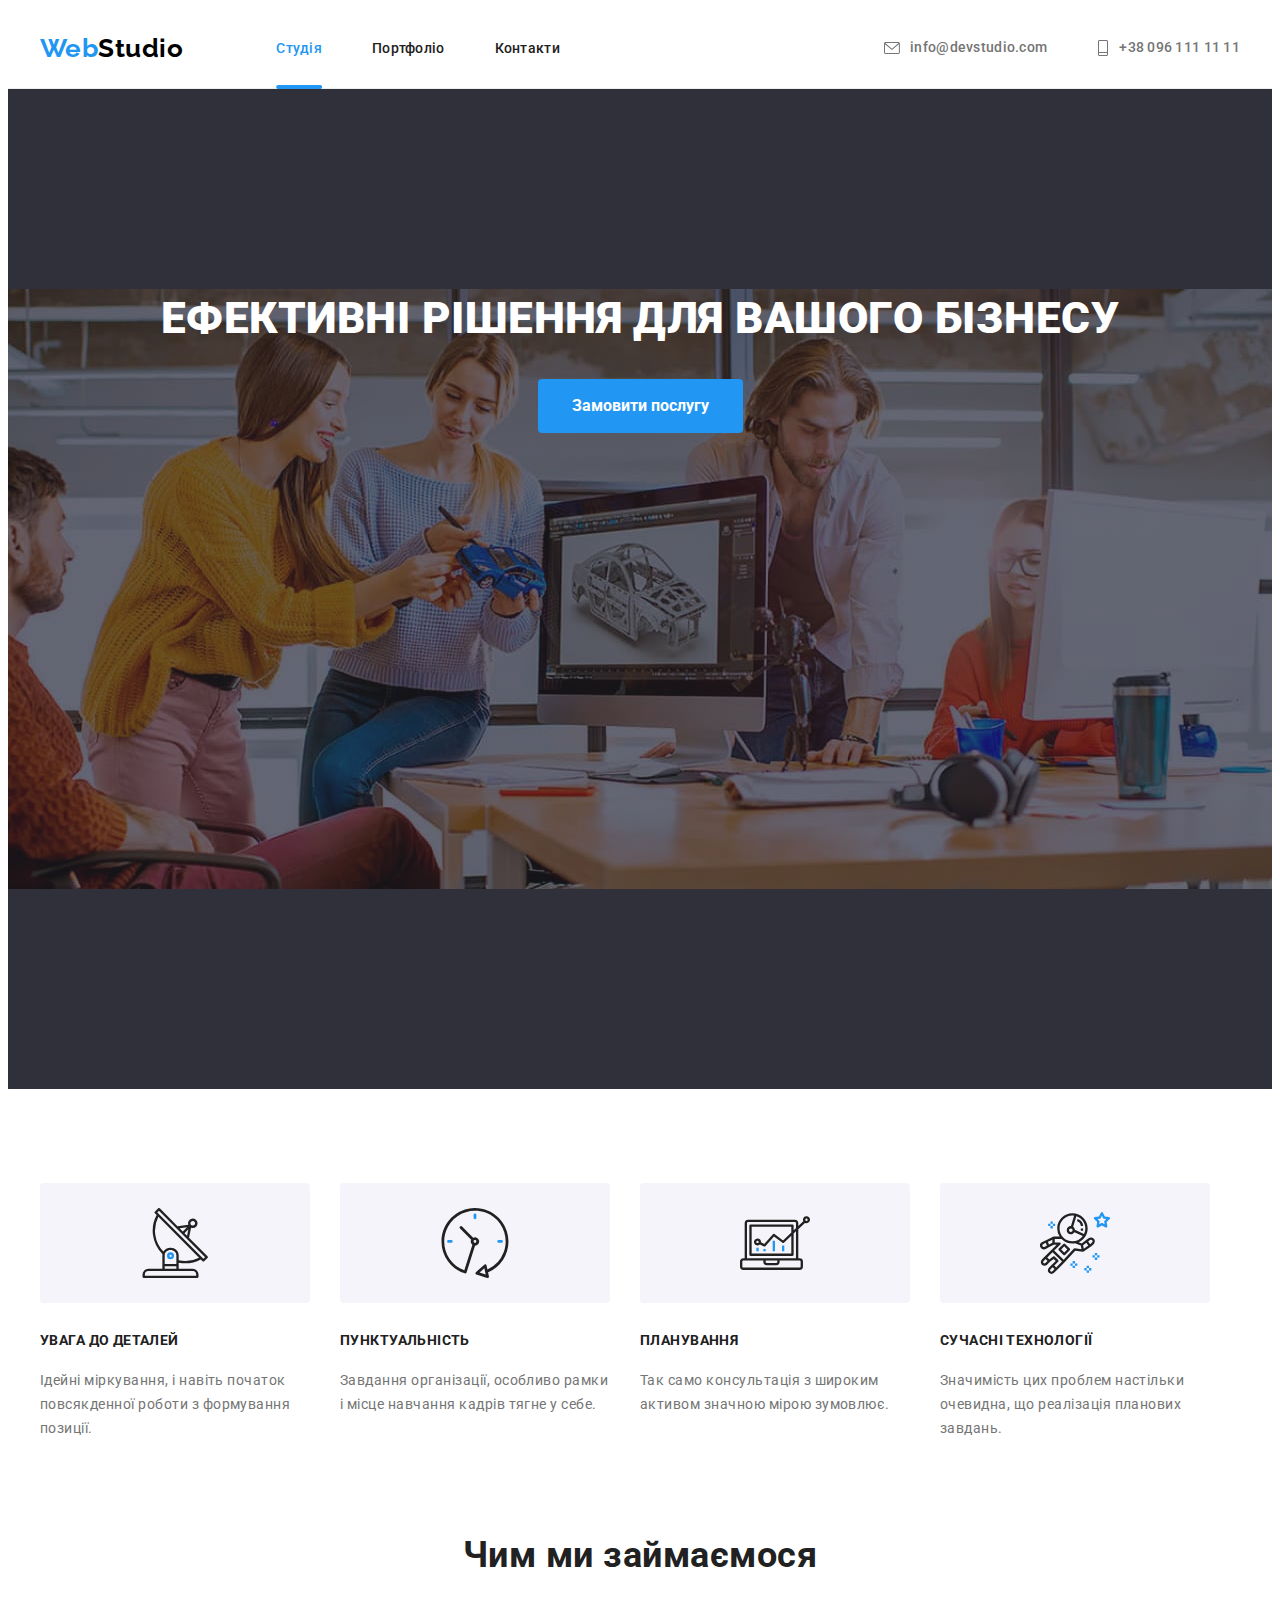
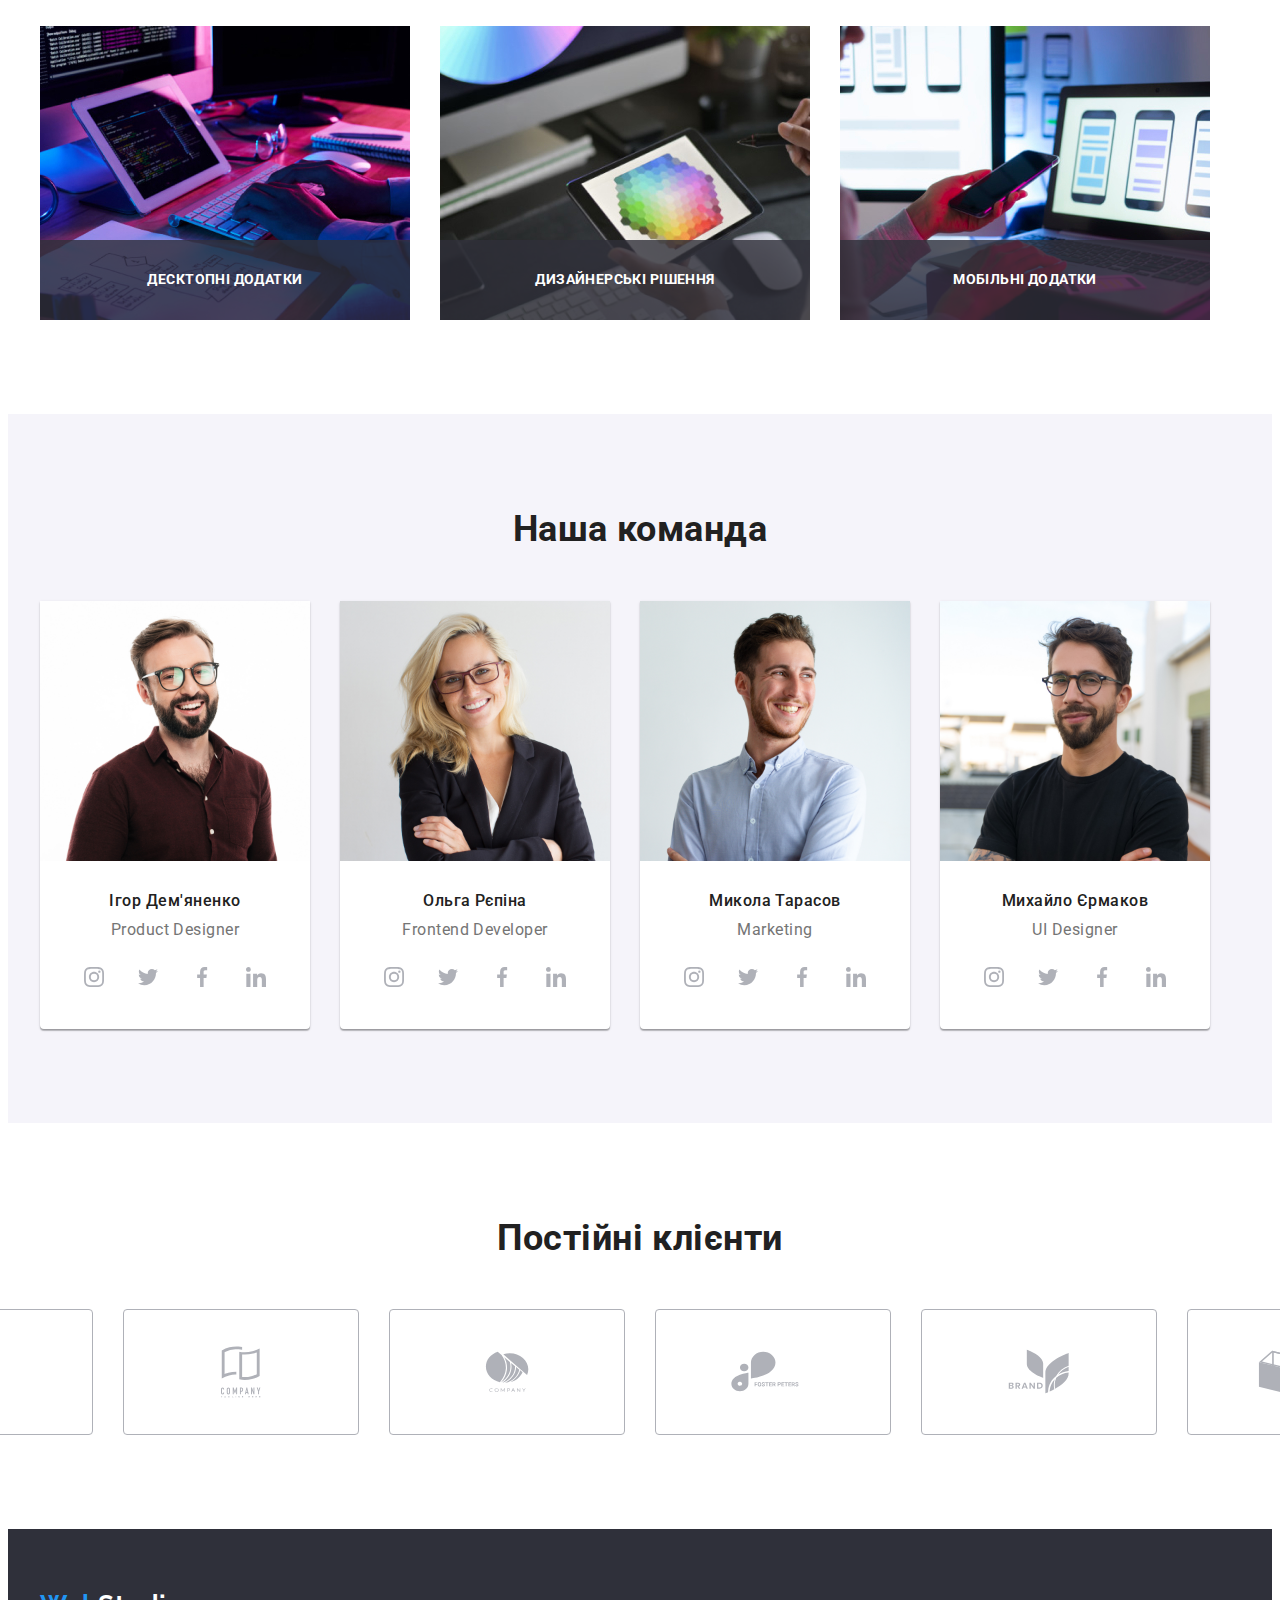
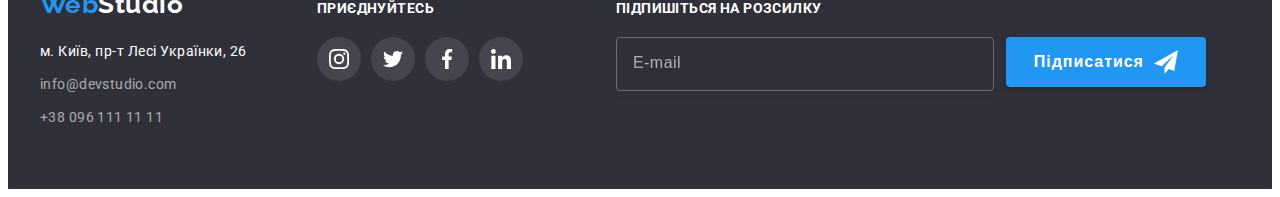
<file: index.html>
<!DOCTYPE html>
<html lang="uk">
  <head>
    <meta charset="UTF-8" />
    <meta http-equiv="X-UA-Compatible" content="IE=edge" />
    <meta name="viewport" content="width=device-width, initial-scale=1.0" />
    <title>Document</title>
    <link
      href="https://fonts.googleapis.com/css2?family=Raleway:wght@700&family=Roboto:wght@400;500;700;900&display=swap"
      rel="stylesheet"
    />
    <link
      rel="stylesheet"
      href="https://cdnjs.cloudflare.com/ajax/libs/modern-normalize/1.1.0/modern-normalize.min.css"
      integrity="sha512-wpPYUAdjBVSE4KJnH1VR1HeZfpl1ub8YT/NKx4PuQ5NmX2tKuGu6U/JRp5y+Y8XG2tV+wKQpNHVUX03MfMFn9Q=="
      crossorigin="anonymous"
      referrerpolicy="no-referrer"
    />
    <link rel="stylesheet" href="./css/main.css" />
  </head>
  <body>
    <!-- The head of the page-->
    <header class="header">
      <div class="container nav-cont">
        <!--Main navigation-->
        <nav class="site-nav">
          <a href="./index.html" class="logo"><span class="accent">Web</span>Studio</a>
          <ul class="site-nav list">
            <li class="item"><a href="" class="link current">Студія</a></li>
            <li class="item">
              <a href="./portfolio.html" target="_blank" class="link">Портфоліо</a>
            </li>
            <li class="item"><a href="" class="link">Контакти</a></li>
          </ul>
        </nav>

        <!--mail and tel-->
        <ul class="auth-nav list">
          <li class="item">
            <a href="mailto:info@devstudio.com" target="_blank" class="contact"
              ><svg class="icon-contact" width="16" height="12">
                <use
                  href="./images/image-symbol/symbol-defs.svg#icon-envelope"
                ></use></svg>info@devstudio.com</a>
          </li>
          <li class="item">
            <a href="tel:+380961111111" target="_blank" class="contact"
              ><svg class="icon-smartphone" width="12" height="16">
                <use
                  href="./images/image-symbol/symbol-defs.svg#icon-smartphone"
                ></use></svg>+38 096 111 11 11</a>
          </li>
        </ul>
      </div>
    </header>
    <!-- For your business-->
    <main>
      <section class="hero hero-backgr">
        <h1 class="hero-title">ЕФЕКТИВНІ РІШЕННЯ ДЛЯ ВАШОГО БІЗНЕСУ</h1>

        <button type="button" class="button" data-modal-open>Замовити послугу</button>
      </section>
      <!--Our advantages-->
      <section class="section secondary">
        <div class="container">
          <h2 class="section-title hiden">Контент</h2>
          <ul class="features list">
            <li class="item">
              <div class="icon">
                <svg class="icon-back" width="70" height="70">
                  <use
                    href="./images/image-symbol/symbol-defs.svg#icon-antenn"
                  ></use>
                </svg>
              </div>
              <h3 class="title">УВАГА ДО ДЕТАЛЕЙ</h3>
              <p class="text">
                Ідейні міркування, і навіть початок повсякденної роботи з
                формування позиції.
              </p>
            </li>
            <li class="item">
              <div class="icon">
                <svg class="icon-back" width="70" height="70">
                  <use
                    href="./images/image-symbol/symbol-defs.svg#icon-clock"
                  ></use>
                </svg>
              </div>
              <h3 class="title">ПУНКТУАЛЬНІСТЬ</h3>
              <p class="text">
                Завдання організації, особливо рамки і місце навчання кадрів
                тягне у себе.
              </p>
            </li>
            <li class="item">
              <div class="icon">
                <svg class="icon-back" width="70" height="70">
                  <use
                    href="./images/image-symbol/symbol-defs.svg#icon-diagram"
                  ></use>
                </svg>
              </div>
              <h3 class="title">ПЛАНУВАННЯ</h3>
              <p class="text">
                Так само консультація з широким активом значною мірою зумовлює.
              </p>
            </li>
            <li class="item">
              <div class="icon">
                <svg class="icon-back" width="70" height="70">
                  <use
                    href="./images/image-symbol/symbol-defs.svg#icon-astronaut"
                  ></use>
                </svg>
              </div>
              <h3 class="title">СУЧАСНІ ТЕХНОЛОГІЇ</h3>
              <p class="text">
                Значимість цих проблем настільки очевидна, що реалізація
                планових завдань.
              </p>
            </li>
          </ul>
        </div>
      </section>

      <!--Our job-->
      <section class="section secondary-padding">
        <div class="container">
          <h2 class="section-title">Чим ми займаємося</h2>
          <ul class="job">
            <li class="job-item">
              <div class="img-job">
              <img 
                src="./images/codding.jpg"
                alt="верстка"
                width="370"
                height="294"
              />
              <h3 class="job-title">ДЕСКТОПНІ ДОДАТКИ</h3>
            </div>
            </li>
            <li class="job-item">
              <div class="img-job">
              <img
                src="./images/design.jpg"
                alt="дизайн"
                width="370"
                height="294"
              />
              <h3 class="job-title">ДИЗАЙНЕРСЬКІ РІШЕННЯ</h3>
              </div>
            </li>
            <li class="job-item">
              <div class="img-job">
              <img
                src="./images/platform.jpg"
                alt="пристосування"
                width="370"
                height="294"
              />
              <h3 class="job-title">МОБІЛЬНІ ДОДАТКИ</h3>
              </div>
            </li>
          </ul>
        </div>
      </section>
      <!--Our team-->
      <section class="section people">
        <div class="container">
          <h2 class="section-title">Наша команда</h2>
          <ul class="names-list">
            <li class="names-item">
              <img
                src="./images/ihor.jpg"
                alt="дизайнер"
                width="270"
                height="270"
              />
              <div class="description">
                <h3 class="name">Ігор Дем'яненко</h3>
                <p class="name-profession">Product Designer</p>
              </div>
              <ul class="social-list">
                <li class="social-item">
                  <a href="#" target="_blank" class="social-link" target="_blanc"><svg class="social-icon" width="20" height="20">
                      <use href="./images/image-symbol/symbol-defs.svg#icon-instagram"></use>
                    </svg>
                  </a>
                </li>
                <li class="social-item">
                  <a href="#" target="_blank" class="social-link" target="_blanc"><svg class="social-icon" width="20" height="20">
                      <use href="./images/image-symbol/symbol-defs.svg#icon-twitter"></use>
                    </svg>
                  </a>
                </li>
                <li class="social-item">
                  <a href="#" target="_blank" class="social-link" target="_blanc"><svg class="social-icon" width="20" height="20">
                      <use href="./images/image-symbol/symbol-defs.svg#icon-facebook"></use>
                    </svg>
                  </a>
                </li>
                <li class="social-item">
                  <a href="#" target="_blank" class="social-link" target="_blanc"><svg class="social-icon" width="20" height="20">
                      <use href="./images/image-symbol/symbol-defs.svg#icon-linkedin"></use>
                    </svg>
                  </a>
                </li>
              </ul>
            </li>
            <li class="names-item">
              <img
                src="./images/olga.jpg"
                alt="розробник"
                width="270"
                height="270"
              />
              <div class="description">
                <h3 class="name">Ольга Рєпіна</h3>
                <p class="name-profession">Frontend Developer</p>
              </div>
              <ul class="social-list">
                <li class="social-item">
                  <a href="#" target="_blank" class="social-link" target="_blanc"><svg class="social-icon" width="20" height="20">
                      <use href="./images/image-symbol/symbol-defs.svg#icon-instagram"></use>
                    </svg>
                  </a>
                </li>
                <li class="social-item">
                  <a href="#" target="_blank" class="social-link" target="_blanc"><svg class="social-icon" width="20" height="20">
                      <use href="./images/image-symbol/symbol-defs.svg#icon-twitter"></use>
                    </svg>
                  </a>
                </li>
                <li class="social-item">
                  <a href="#" target="_blank" class="social-link" target="_blanc"><svg class="social-icon" width="20" height="20">
                      <use href="./images/image-symbol/symbol-defs.svg#icon-facebook"></use>
                    </svg>
                  </a>
                </li>
                <li class="social-item">
                  <a href="#" target="_blank" class="social-link" target="_blanc"><svg class="social-icon" width="20" height="20">
                      <use href="./images/image-symbol/symbol-defs.svg#icon-linkedin"></use>
                    </svg>
                  </a>
                </li>
              </ul>
            </li>
            <li class="names-item">
              <img
                src="./images/mykola.jpg"
                alt="маркетинг"
                width="270"
                height="270"
              />
              <div class="description">
                <h3 class="name">Микола Тарасов</h3>
                <p class="name-profession">Marketing</p>
              </div>
              <ul class="social-list">
                <li class="social-item">
                  <a href="#" target="_blank" class="social-link" target="_blanc"><svg class="social-icon" width="20" height="20">
                      <use href="./images/image-symbol/symbol-defs.svg#icon-instagram"></use>
                    </svg>
                  </a>
                </li>
                <li class="social-item">
                  <a href="#" target="_blank" class="social-link" target="_blanc"><svg class="social-icon" width="20" height="20">
                      <use href="./images/image-symbol/symbol-defs.svg#icon-twitter"></use>
                    </svg>
                  </a>
                </li>
                <li class="social-item">
                  <a href="#" target="_blank" class="social-link" target="_blanc"><svg class="social-icon" width="20" height="20">
                      <use href="./images/image-symbol/symbol-defs.svg#icon-facebook"></use>
                    </svg>
                  </a>
                </li>
                <li class="social-item">
                  <a href="#" target="_blank" class="social-link" target="_blanc"><svg class="social-icon" width="20" height="20">
                      <use href="./images/image-symbol/symbol-defs.svg#icon-linkedin"></use>
                    </svg>
                  </a>
                </li>
              </ul>
            </li>
            <li class="names-item">
              <img
                src="./images/myhailo.jpg"
                alt="дизайнер"
                width="270"
                height="270"
              />
              <div class="description">
                <h3 class="name">Михайло Єрмаков</h3>
                <p class="name-profession">UI Designer</p>
              </div>
              <ul class="social-list">
                <li class="social-item">
                  <a href="#" target="_blank" class="social-link" target="_blanc"><svg class="social-icon" width="20" height="20">
                      <use href="./images/image-symbol/symbol-defs.svg#icon-instagram"></use>
                    </svg>
                  </a>
                </li>
                <li class="social-item">
                  <a href="#" target="_blank" class="social-link" target="_blanc"><svg class="social-icon" width="20" height="20">
                      <use href="./images/image-symbol/symbol-defs.svg#icon-twitter"></use>
                    </svg>
                  </a>
                </li>
                <li class="social-item">
                  <a href="#" target="_blank" class="social-link" target="_blanc"><svg class="social-icon" width="20" height="20">
                      <use href="./images/image-symbol/symbol-defs.svg#icon-facebook"></use>
                    </svg>
                  </a>
                </li>
                <li class="social-item">
                  <a href="#" target="_blank" class="social-link" target="_blanc"><svg class="social-icon" width="20" height="20">
                      <use href="./images/image-symbol/symbol-defs.svg#icon-linkedin"></use>
                    </svg>
                  </a>
                </li>
              </ul>
            </li>
          </ul>
        </div>
      </section>
      <section class="section">
        <h2 class="section-title">Постійні клієнти</h2>
        <ul class="companys">
          <li class="companys-item"><a href="#" target="_blank" class="companys-link"><svg class="company-icon" width="41" height="47">
            <use href="./images/image-symbol/symbol-defs.svg#icon-group"></use>
          </svg></a></li>
          <li class="companys-item"><a href="#" target="_blank" class="companys-link"><svg class="company-icon" width="40" height="52">
            <use href="./images/image-symbol/symbol-defs.svg#icon-groupcomp"></use>
          </svg></a></li>
          <li class="companys-item"><a href="#" target="_blank" class="companys-link"><svg class="company-icon" width="44" height="41">
            <use href="./images/image-symbol/symbol-defs.svg#icon-company"></use>
          </svg></a></li>
          <li class="companys-item"><a href="#" target="_blank" class="companys-link"><svg class="company-icon" width="84" height="41">
            <use href="./images/image-symbol/symbol-defs.svg#icon-fostergroup"></use>
          </svg></a></li>
          <li class="companys-item"><a href="#" target="_blank" class="companys-link"><svg class="company-icon" width="66" height="45">
            <use href="./images/image-symbol/symbol-defs.svg#icon-brand"></use>
          </svg></a></li>
          <li class="companys-item"><a href="#" target="_blank" class="companys-link"><svg class="company-icon" width="94" height="44">
            <use href="./images/image-symbol/symbol-defs.svg#icon-tagline"></use>
          </svg></a></li>
        </ul>
      </section>
    </main>
    <!--address-->
    <footer class="footer">
      <div class="container join-foot">
      <div class="container-foot">
        <a href="./index.html" class="logo studio"><span class="accent">Web</span>Studio</a>
        <address class="address">
          <a href="https://www.google.com.ua/maps/search/%D0%BA%D0%B8%D1%97%D0%B2,+%D0%BF%D1%80%D0%BE%D1%81%D0%BF%D0%B5%D0%BA%D1%82+%D0%BB%D0%B5%D1%81%D1%96+%D1%83%D0%BA%D1%80%D0%B0%D1%97%D0%BD%D0%BA%D0%B8+26/@50.4267876,30.5382527,272m/data=!3m1!1e3?hl=uk"
            target="_blank"
            rel="noopener noreferrer"
            class="city">м. Київ, пр-т Лесі Українки, 26</a><br/>
          <ul class="list">
            <li class="info-item">
              <a href="mailto:info@devstudio.com" class="info">info@devstudio.com</a>
              <br/>
            </li>
            <li class="info-item">
              <a href="tel:+380961111111" class="info">+38 096 111 11 11</a>
            </li>
          </ul>
        </address>
      </div>
      <div class="join">
        <h3 class="title">Приєднуйтесь</h3>
        <ul class="social-list join">
          <li class="social-item">
            <a href="#" target="_blank" class="social-link con"><svg class="social-icon" width="20" height="20">
                <use href="./images/image-symbol/symbol-defs.svg#icon-instagram"></use>
              </svg>
            </a>
          </li>
          <li class="social-item">
            <a href="#" target="_blank" class="social-link con"><svg class="social-icon" width="20" height="20">
                <use href="./images/image-symbol/symbol-defs.svg#icon-twitter"></use>
              </svg>
            </a>
          </li>
          <li class="social-item">
            <a href="#" target="_blank" class="social-link con"><svg class="social-icon" width="20" height="20">
                <use href="./images/image-symbol/symbol-defs.svg#icon-facebook"></use>
              </svg>
            </a>
          </li>
          <li class="social-item">
            <a href="#" target="_blank" class="social-link con"><svg class="social-icon" width="20" height="20">
                <use href="./images/image-symbol/symbol-defs.svg#icon-linkedin"></use>
              </svg>
              </a>
              </li>
        </ul>
      </div>
      <div class="join-mail">
        <form class="form-mail">
          <label for="mail">ПІДПИШІТЬСЯ НА РОЗСИЛКУ</label>
          <div class="mail-btn">
          <input type="mail" name="mail" placeholder="E-mail"/>
          <button type="submit">Підписатися
            <svg class="icon-send" width="24" height="24"><use href="./images/image-symbol/symbol-defs.svg#icon-send"></use></svg>
          </button>
          </div>
        </form>
      </div>
    </div>
    </footer>

    <div class="backdrop is-hidden" data-modal>
      <div class="modal">
        <form class="form">
          <b class="modal-title">Залиште свої дані, ми вам передзвонимо</b>
            <div class="form-field">
              <label for="name">Ім'я 
                <svg class="form-icon" width="18" height="18"><use href="./images/image-symbol/symbol-defs.svg#icon-person-black"></use></svg>
              </label>
              <input type="text" name="name"/>
            </div>
            <div class="form-field">
              <label for="tel">Телефон
                <svg class="form-icon" width="18" height="18"><use href="./images/image-symbol/symbol-defs.svg#icon-phone-black"></use></svg>
              </label>
              <input type="tel" name="tel"/>
            </div>
            <div class="form-field">
              <label for="mail">Пошта
                <svg class="form-icon" width="18" height="18"><use href="./images/image-symbol/symbol-defs.svg#icon-email-black"></use></svg>
              </label>
              <input type="email" name="mail"/>
            </div>
            <div class="form-field">
              <label for="feedback">Коментар</label>
              <textarea name="feedback" id="feedback" row="7" placeholder="Введіть текст"></textarea>
            </div>
            
          <input type="checkbox" name="agreement" id="agreement"/>
          <label for="agreement">Погоджуюся з розсилкою та приймаю Умови договору</label>
          <button type="submit">Відправити</button>
        </form>
        <button type="button" class="close" data-modal-close><svg class="close-icon" width="18" height="18">
          <use href="./images/image-symbol/symbol-defs.svg#icon-close-black"></use>
        </svg></button>
      </div>
    </div>
    <script src="./js/modal.js"></script>
  </body>
</html>
</file>
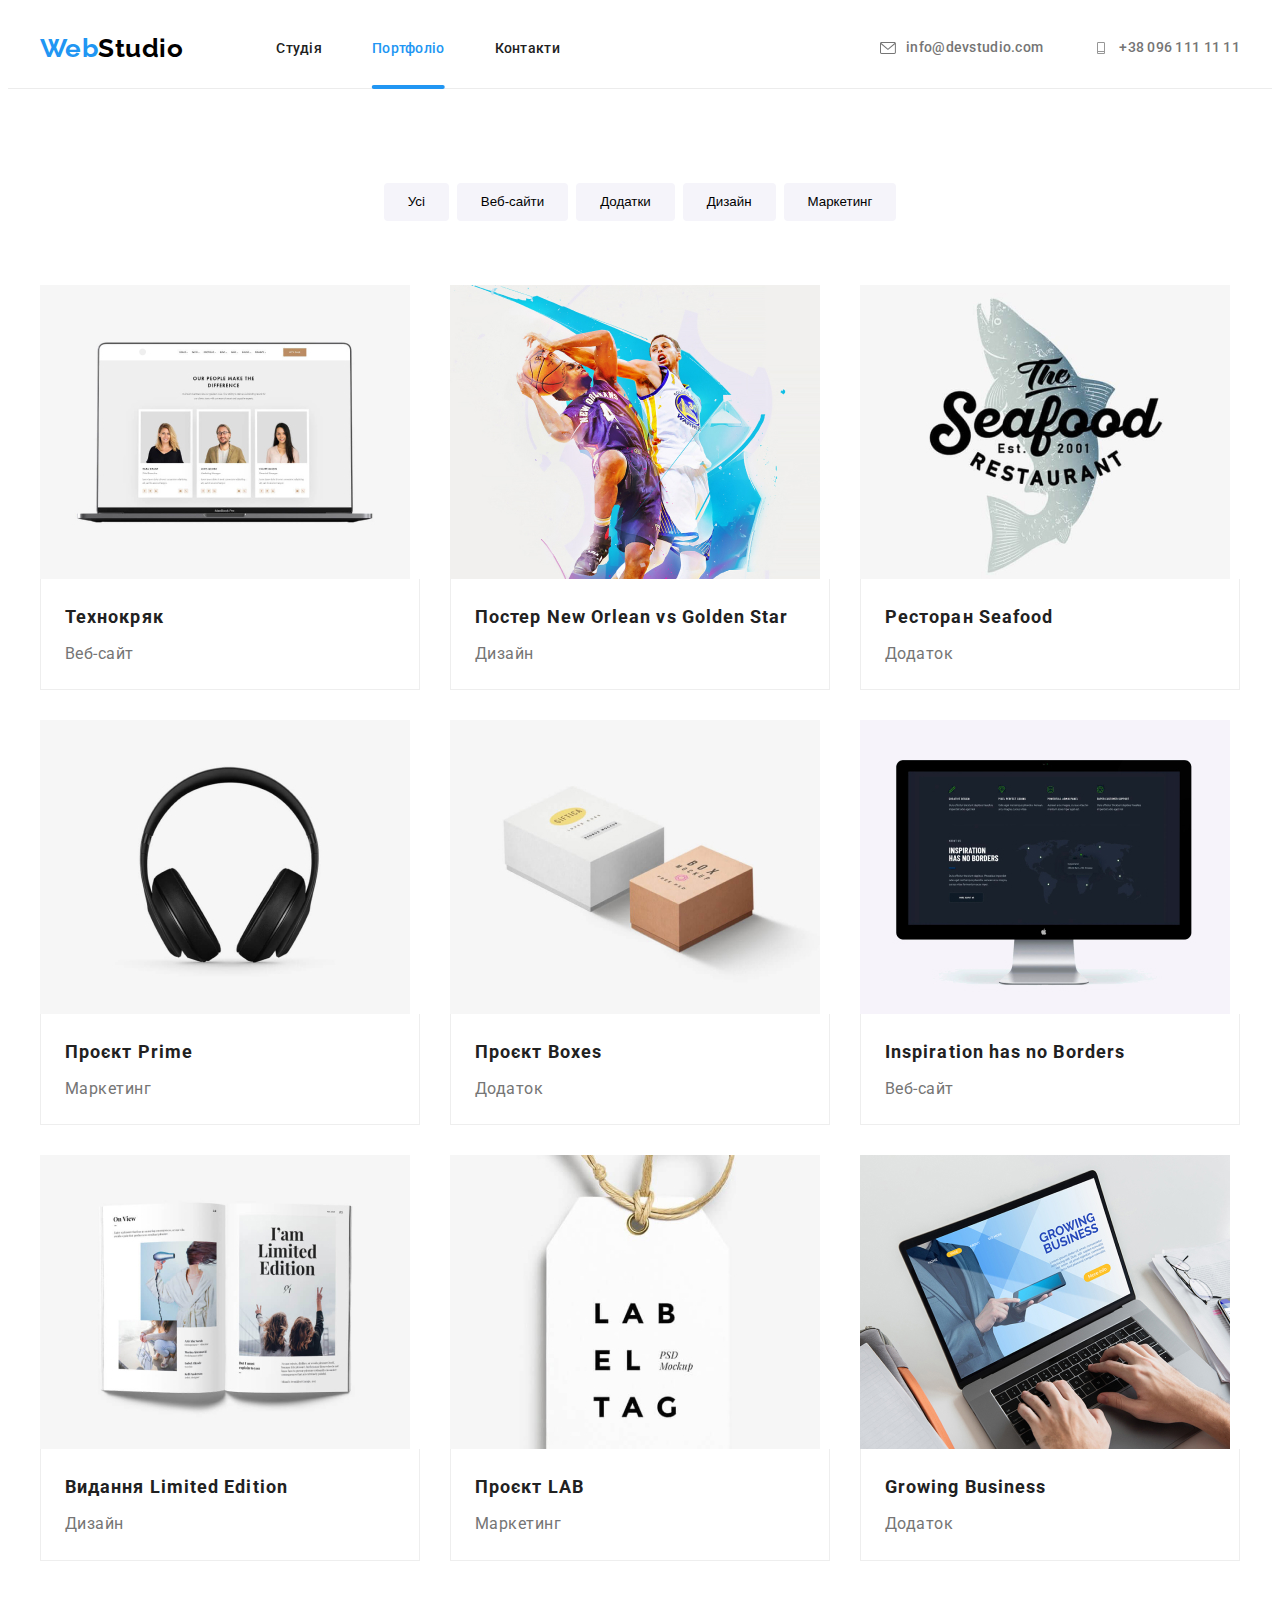
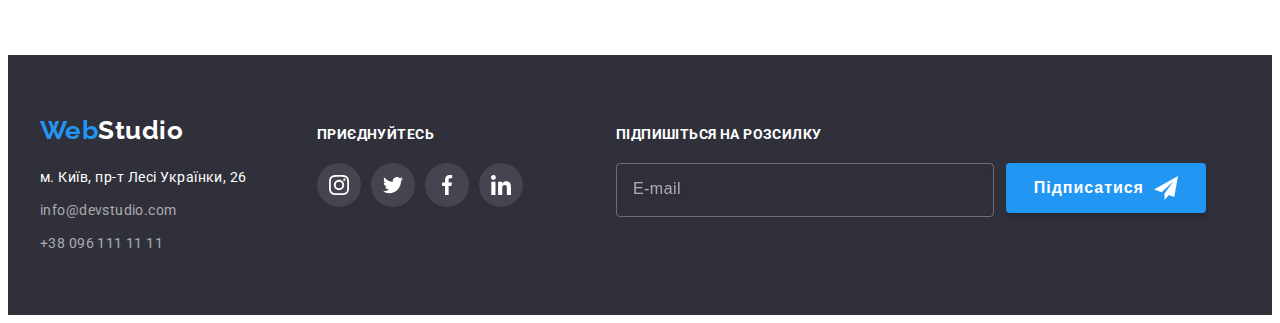
<file: portfolio.html>
<!DOCTYPE html>
<html lang="uk">
<head>
    <meta charset="UTF-8">
    <meta http-equiv="X-UA-Compatible" content="IE=edge">
    <meta name="viewport" content="width=device-width, initial-scale=1.0">
    <title>Document</title>
    <link href="https://fonts.googleapis.com/css2?family=Raleway:wght@700&family=Roboto:wght@400;500;700;900&display=swap" 
          rel="stylesheet">
    <link rel="stylesheet" href="https://cdnjs.cloudflare.com/ajax/libs/modern-normalize/1.1.0/modern-normalize.min.css" 
    integrity="sha512-wpPYUAdjBVSE4KJnH1VR1HeZfpl1ub8YT/NKx4PuQ5NmX2tKuGu6U/JRp5y+Y8XG2tV+wKQpNHVUX03MfMFn9Q==" crossorigin="anonymous"
     referrerpolicy="no-referrer" />
    <link rel="stylesheet" href="./css/main.css">
</head>
<body>
    <!-- The head of the page-->
    <header class="header">
        <!--Main navigation-->
    <div class="container nav-cont">
    <nav class="site-nav">
        <a href="./index.html" class="logo"><span class="accent">Web</span>Studio</a>
        <ul class="site-nav list">
            <li class="item"><a href="./index.html" class="link">Студія</a></li>
            <li class="item"><a href="" class="link current">Портфоліо</a></li>
            <li class="item"><a href="" class="link">Контакти</a></li>
        </ul>
    </nav>
    <!--mail and tel-->
        <ul class="auth-nav list">
            <li class="item">
                <a href="mailto:info@devstudio.com" class="contact"
                  ><svg class="icon-contact" width="16" height="12">
                    <use
                      href="./images/image-symbol/symbol-defs.svg#icon-envelope"
                    ></use></svg>info@devstudio.com</a>
              </li>
              <li class="item">
                <a href="tel:+380961111111" class="contact"
                  ><svg class="icon-smartphone" width="16" height="12">
                    <use
                      href="./images/image-symbol/symbol-defs.svg#icon-smartphone"
                    ></use></svg>+38 096 111 11 11</a>
              </li>
        </ul>
        </div>
    </header>
        <main>
            <section class="section btn">
                <div class="container">
            <h1 class="hiden">Наші роботи</h1>
        <ul class="filters list">
            <li class="item"><button type="button" class="btn-filter">Усі</button></li>
            <li class="item"><button type="button" class="btn-filter">Веб-сайти</button></li>
            <li class="item"><button type="button" class="btn-filter">Додатки</button></li>
            <li class="item"><button type="button" class="btn-filter">Дизайн</button></li>
            <li class="item"><button type="button" class="btn-filter">Маркетинг</button></li>
        </ul>
        
<!-- features -->
        <ul class="list examples">
            <li class="item">
                <a href="#" class="item-link">
                <div class="img-box">
                  <img src="./portfolio-images/technokrak.jpg"
                     alt="технології"
                     width="370"
                     height="294">
                    <div class="overlay">
                     <p class="overlay-text">Ресурс пропонує комплексні пропозиції з різним рівнем функціоналу та сервісів. 
                      Все це дозволить відвідувачу отримати вичерпні відомості про компанію чи приватну особу.
                      </p>
                    </div>
                    </div>
                     <div class="cont-example">
                     <h2 class="section-title feature">Технокряк</h2>
                     <p class="option">Веб-сайт</p>
                     </div></a>
            </li>
            <li class="item"> 
                <a href="#" class="item-link"> 
                  <div class="img-box">              
                <img src="./portfolio-images/poster.jpg"
                     alt="постер"
                     width="370"
                     height="294">
                     <div class="overlay">
                      <p class="overlay-text">Ресурс пропонує комплексні пропозиції з різним рівнем функціоналу та сервісів. 
                       Все це дозволить відвідувачу отримати вичерпні відомості про компанію чи приватну особу.
                       </p>
                     </div>
                    </div>
                     <div class="cont-example">
                     <h2 class="section-title feature">Постер New Orlean vs Golden Star</h2>
                     <p class="option">Дизайн</p>
                     </div></a>
                    
            </li>
            <li class="item"> 
                <a href="#" class="item-link"> 
                  <div class="img-box">             
                <img src="./portfolio-images/seafood.jpg" 
                     alt="ресторан"
                     width="370"
                     height="294">
                     <div class="overlay">
                      <p class="overlay-text">Ресурс пропонує комплексні пропозиції з різним рівнем функціоналу та сервісів. 
                       Все це дозволить відвідувачу отримати вичерпні відомості про компанію чи приватну особу.
                       </p>
                     </div>
                    </div>
                     <div class="cont-example">
                     <h2 class="section-title feature">Ресторан Seafood</h2>
                     <p class="option">Додаток</p>
                     </div></a>
            </li>
            <li class="item">  
                <a href="#" class="item-link">
                  <div class="img-box">             
                <img src="./portfolio-images/project-prime.jpg" 
                     alt="проєктP"
                     width="370"
                     height="294">
                     <div class="overlay">
                      <p class="overlay-text">Ресурс пропонує комплексні пропозиції з різним рівнем функціоналу та сервісів. 
                       Все це дозволить відвідувачу отримати вичерпні відомості про компанію чи приватну особу.
                       </p>
                     </div>
                    </div>
                     <div class="cont-example">
                     <h2 class="section-title feature">Проєкт Prime</h2>
                     <p class="option">Маркетинг</p>
                     </div></a>
            </li>
            <li class="item"> 
                <a href="#" class="item-link">
                  <div class="img-box">             
                <img src="./portfolio-images/project-boxes.jpg" 
                     alt="проєктB"
                     width="370"
                     height="294">
                     <div class="overlay">
                      <p class="overlay-text">Ресурс пропонує комплексні пропозиції з різним рівнем функціоналу та сервісів. 
                       Все це дозволить відвідувачу отримати вичерпні відомості про компанію чи приватну особу.
                       </p>
                     </div>
                    </div>
                     <div class="cont-example">
                     <h2 class="section-title feature">Проєкт Boxes</h2>
                     <p class="option">Додаток</p>
                     </div></a>
            </li>
            <li class="item"> 
                <a href="#" class="item-link"> 
                  <div class="img-box">             
                <img src="./portfolio-images/inspiration.jpg" 
                     alt="натхнення"
                     width="370"
                     height="294">
                     <div class="overlay">
                      <p class="overlay-text">Ресурс пропонує комплексні пропозиції з різним рівнем функціоналу та сервісів. 
                       Все це дозволить відвідувачу отримати вичерпні відомості про компанію чи приватну особу.
                       </p>
                     </div>
                    </div>
                     <div class="cont-example">
                     <h2 class="section-title feature">Inspiration has no Borders</h2>
                     <p class="option">Веб-сайт</p>
                     </div></a>
            </li>
            <li class="item">
                <a href="#" class="item-link"> 
                  <div class="img-box">             
                <img src="./portfolio-images/limited-edition.jpg" 
                     alt="видання"
                     width="370"
                     height="294">
                     <div class="overlay">
                      <p class="overlay-text">Ресурс пропонує комплексні пропозиції з різним рівнем функціоналу та сервісів. 
                       Все це дозволить відвідувачу отримати вичерпні відомості про компанію чи приватну особу.
                       </p>
                     </div>
                    </div>
                     <div class="cont-example">
                     <h2 class="section-title feature">Видання Limited Edition</h2>
                     <p class="option">Дизайн</p>
                     </div></a>
            </li>
            <li class="item"> 
                <a href="#" class="item-link"> 
                  <div class="img-box">            
                <img src="./portfolio-images/project-lab.jpg" 
                     alt="проєктЛ"
                     width="370"
                     height="294">
                     <div class="overlay">
                      <p class="overlay-text">Ресурс пропонує комплексні пропозиції з різним рівнем функціоналу та сервісів. 
                       Все це дозволить відвідувачу отримати вичерпні відомості про компанію чи приватну особу.
                       </p>
                     </div>
                    </div>
                     <div class="cont-example">
                     <h2 class="section-title feature">Проєкт LAB</h2>
                     <p class="option">Маркетинг</p>
                     </div></a>
            </li>
            <li class="item">
                <a href="#" class="item-link">
                  <div class="img-box">            
                <img src="./portfolio-images/growing.jpg" 
                     alt="розвиток"
                     width="370"
                     height="294">
                     <div class="overlay">
                      <p class="overlay-text">Ресурс пропонує комплексні пропозиції з різним рівнем функціоналу та сервісів. 
                       Все це дозволить відвідувачу отримати вичерпні відомості про компанію чи приватну особу.
                       </p>
                     </div>
                    </div>
                     <div class="cont-example">
                     <h2 class="section-title feature">Growing Business</h2>
                     <p class="option">Додаток</p>
                     </div></a>
            </li>
        </ul>
    </div>
    </section>
    </main>
    <!--address-->
    <footer>
        <div class="container join-foot">
            <div class="container-foot">
              <a href="./index.html" class="logo studio"
                ><span class="accent">Web</span>Studio</a
              >
              <address class="address">
                <a
                  href="https://www.google.com.ua/maps/search/%D0%BA%D0%B8%D1%97%D0%B2,+%D0%BF%D1%80%D0%BE%D1%81%D0%BF%D0%B5%D0%BA%D1%82+%D0%BB%D0%B5%D1%81%D1%96+%D1%83%D0%BA%D1%80%D0%B0%D1%97%D0%BD%D0%BA%D0%B8+26/@50.4267876,30.5382527,272m/data=!3m1!1e3?hl=uk"
                  target="_blank"
                  rel="noopener noreferrer"
                  class="city"
                  >м. Київ, пр-т Лесі Українки, 26</a
                ><br />
                <ul class="list">
                  <li class="info-item">
                    <a href="mailto:info@devstudio.com" class="info"
                      >info@devstudio.com</a
                    >
                    <br />
                  </li>
                  <li class="info-item">
                    <a href="tel:+380961111111" class="info">+38 096 111 11 11</a>
                  </li>
                </ul>
              </address>
            </div>
            <div class="join ">
              <h3 class="title">Приєднуйтесь</h3>
              <ul class="social-list join">
                <li class="social-item">
                  <a href="#" class="social-link con" target="_blank"><svg class="social-icon" width="20" height="20">
                      <use href="./images/image-symbol/symbol-defs.svg#icon-instagram"></use>
                    </svg>
                  </a>
                </li>
                <li class="social-item">
                  <a href="#" class="social-link con" target="_blank"><svg class="social-icon" width="20" height="20">
                      <use href="./images/image-symbol/symbol-defs.svg#icon-twitter"></use>
                    </svg>
                  </a>
                </li>
                <li class="social-item">
                  <a href="#" class="social-link con" target="_blank"><svg class="social-icon" width="20" height="20">
                      <use href="./images/image-symbol/symbol-defs.svg#icon-facebook"></use>
                    </svg>
                  </a>
                </li>
                <li class="social-item">
                  <a href="#" class="social-link con" target="_blank"><svg class="social-icon" width="20" height="20">
                      <use href="./images/image-symbol/symbol-defs.svg#icon-linkedin"></use>
                    </svg>
                    </a>
                    </li>
              </ul>
            </div>
            <div class="join-mail">
              <form class="form-mail">
                <label for="mail">ПІДПИШІТЬСЯ НА РОЗСИЛКУ</label>
                <div class="mail-btn">
                <input type="mail" name="mail" placeholder="E-mail"/>
                <button type="submit">Підписатися
                  <svg class="icon-send" width="24" height="24"><use href="./images/image-symbol/symbol-defs.svg#icon-send"></use></svg>
                </button>
                </div>
              </form>
          </div>
    </footer>
    </body>
    </html>
</file>
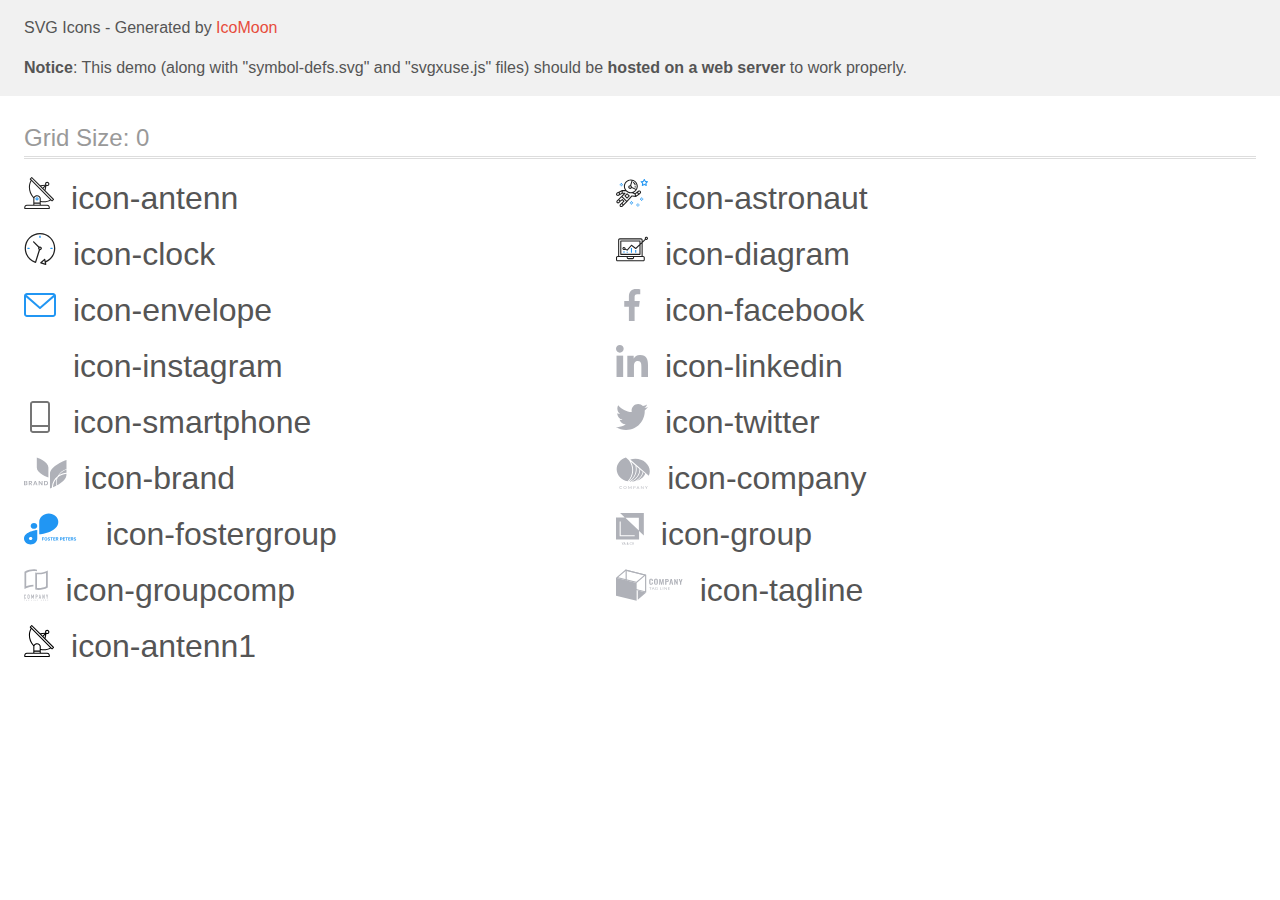
<file: images/image-symbol/icomoon/demo-external-svg.html>
<!doctype html>
<html>
<head>
    <title>IcoMoon - SVG Icons</title>
    <meta charset="utf-8">
    <meta name="viewport" content="width=device-width, initial-scale=1">
    <link rel="stylesheet" href="demo-files/demo.css">
    <link rel="stylesheet" href="style.css">
</head>
<body>
<header class="bgc1 clearfix">
<div class="mhl">
    <p>SVG Icons - Generated by <a href="https://icomoon.io/app">IcoMoon</a></p><p><strong>Notice</strong>: This demo (along with "symbol-defs.svg" and "svgxuse.js" files) should be <b>hosted on a web server</b> to work properly.</p>
</div>
</header>
    <div class="clearfix mhl ptl">
        <h1 class="mvm mtn fgc1">Grid Size: 0</h1>
        <div class="glyph fs1">
            <div class="clearfix pbs">
                <svg class="icon icon-antenn"><use xlink:href="symbol-defs.svg#icon-antenn"></use></svg><span class="name"> icon-antenn</span>
            </div>
        </div>
        <div class="glyph fs1">
            <div class="clearfix pbs">
                <svg class="icon icon-astronaut"><use xlink:href="symbol-defs.svg#icon-astronaut"></use></svg><span class="name"> icon-astronaut</span>
            </div>
        </div>
        <div class="glyph fs1">
            <div class="clearfix pbs">
                <svg class="icon icon-clock"><use xlink:href="symbol-defs.svg#icon-clock"></use></svg><span class="name"> icon-clock</span>
            </div>
        </div>
        <div class="glyph fs1">
            <div class="clearfix pbs">
                <svg class="icon icon-diagram"><use xlink:href="symbol-defs.svg#icon-diagram"></use></svg><span class="name"> icon-diagram</span>
            </div>
        </div>
        <div class="glyph fs1">
            <div class="clearfix pbs">
                <svg class="icon icon-envelope"><use xlink:href="symbol-defs.svg#icon-envelope"></use></svg><span class="name"> icon-envelope</span>
            </div>
        </div>
        <div class="glyph fs1">
            <div class="clearfix pbs">
                <svg class="icon icon-facebook"><use xlink:href="symbol-defs.svg#icon-facebook"></use></svg><span class="name"> icon-facebook</span>
            </div>
        </div>
        <div class="glyph fs1">
            <div class="clearfix pbs">
                <svg class="icon icon-instagram"><use xlink:href="symbol-defs.svg#icon-instagram"></use></svg><span class="name"> icon-instagram</span>
            </div>
        </div>
        <div class="glyph fs1">
            <div class="clearfix pbs">
                <svg class="icon icon-linkedin"><use xlink:href="symbol-defs.svg#icon-linkedin"></use></svg><span class="name"> icon-linkedin</span>
            </div>
        </div>
        <div class="glyph fs1">
            <div class="clearfix pbs">
                <svg class="icon icon-smartphone"><use xlink:href="symbol-defs.svg#icon-smartphone"></use></svg><span class="name"> icon-smartphone</span>
            </div>
        </div>
        <div class="glyph fs1">
            <div class="clearfix pbs">
                <svg class="icon icon-twitter"><use xlink:href="symbol-defs.svg#icon-twitter"></use></svg><span class="name"> icon-twitter</span>
            </div>
        </div>
        <div class="glyph fs1">
            <div class="clearfix pbs">
                <svg class="icon icon-brand"><use xlink:href="symbol-defs.svg#icon-brand"></use></svg><span class="name"> icon-brand</span>
            </div>
        </div>
        <div class="glyph fs1">
            <div class="clearfix pbs">
                <svg class="icon icon-company"><use xlink:href="symbol-defs.svg#icon-company"></use></svg><span class="name"> icon-company</span>
            </div>
        </div>
        <div class="glyph fs1">
            <div class="clearfix pbs">
                <svg class="icon icon-fostergroup"><use xlink:href="symbol-defs.svg#icon-fostergroup"></use></svg><span class="name"> icon-fostergroup</span>
            </div>
        </div>
        <div class="glyph fs1">
            <div class="clearfix pbs">
                <svg class="icon icon-group"><use xlink:href="symbol-defs.svg#icon-group"></use></svg><span class="name"> icon-group</span>
            </div>
        </div>
        <div class="glyph fs1">
            <div class="clearfix pbs">
                <svg class="icon icon-groupcomp"><use xlink:href="symbol-defs.svg#icon-groupcomp"></use></svg><span class="name"> icon-groupcomp</span>
            </div>
        </div>
        <div class="glyph fs1">
            <div class="clearfix pbs">
                <svg class="icon icon-tagline"><use xlink:href="symbol-defs.svg#icon-tagline"></use></svg><span class="name"> icon-tagline</span>
            </div>
        </div>
        <div class="glyph fs1">
            <div class="clearfix pbs">
                <svg class="icon icon-antenn1"><use xlink:href="symbol-defs.svg#icon-antenn1"></use></svg><span class="name"> icon-antenn1</span>
            </div>
        </div>
  </div>
<script defer src="svgxuse.js"></script>
</body>
</html>
</file>
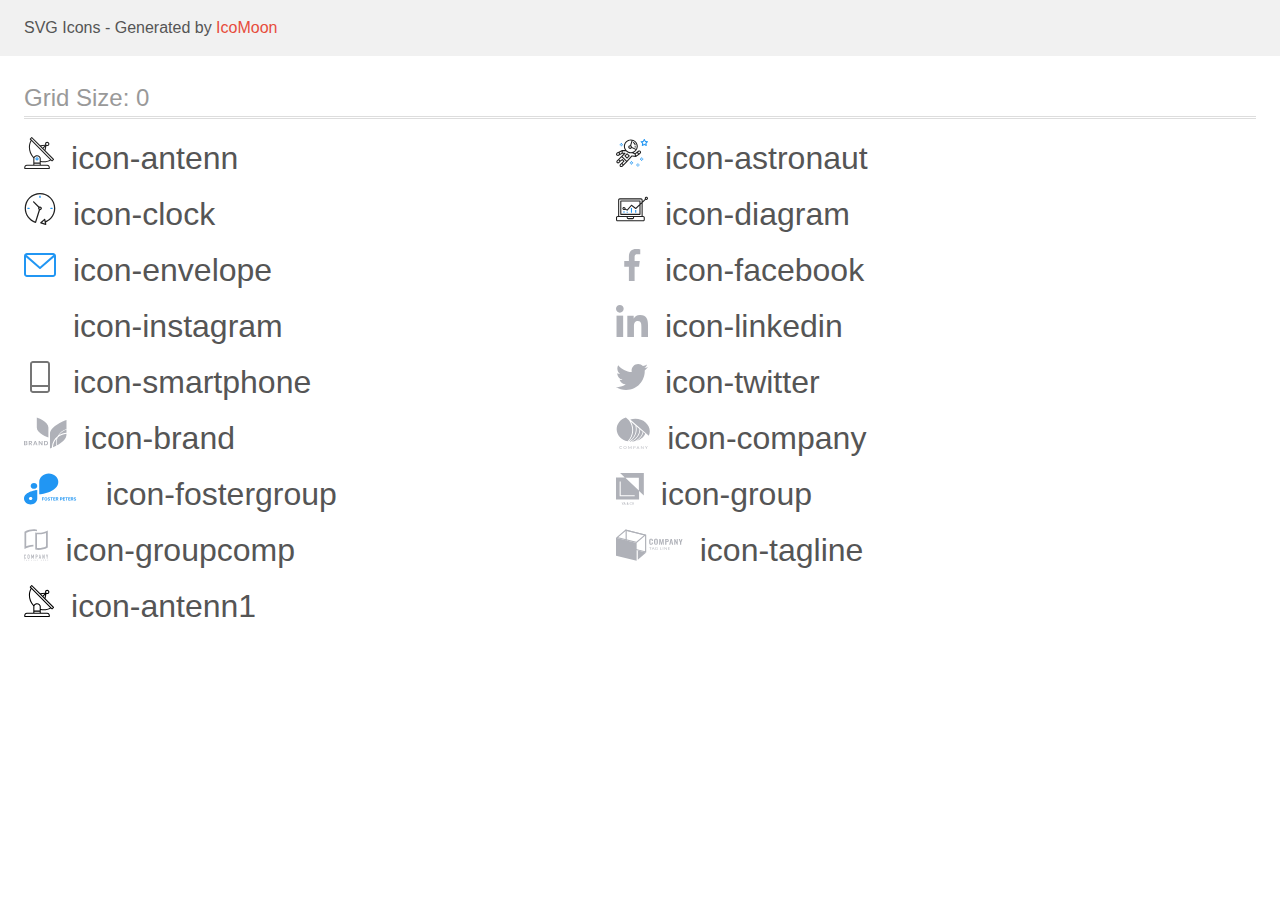
<file: images/image-symbol/icomoon/demo.html>
<!doctype html>
<html>
<head>
    <title>IcoMoon - SVG Icons</title>
    <meta charset="utf-8">
    <meta name="viewport" content="width=device-width, initial-scale=1">
    <link rel="stylesheet" href="demo-files/demo.css">
    <link rel="stylesheet" href="style.css">
</head>
<body>
<svg aria-hidden="true" style="position: absolute; width: 0; height: 0; overflow: hidden;" version="1.1" xmlns="http://www.w3.org/2000/svg" xmlns:xlink="http://www.w3.org/1999/xlink">
<defs>
<symbol id="icon-antenn" viewBox="0 0 30 32">
<path fill="#212121" style="fill: var(--color1, #212121)" d="M29.859 22.098l-8.443-8.505 0.937-4.615c0.242 0.094 0.499 0.144 0.758 0.146h0.006c1.192 0.014 2.17-0.941 2.184-2.133s-0.941-2.17-2.133-2.184c-1.192-0.014-2.17 0.941-2.184 2.133-0.003 0.255 0.039 0.509 0.125 0.749l-4.96 0.605-8.091-8.133c-0.099-0.101-0.235-0.159-0.377-0.16-0.14 0.001-0.274 0.056-0.373 0.155l-1.513 1.504c-0.208 0.208-0.208 0.546 0 0.754l0.814 0.826c-3.153 5.798-2.129 12.978 2.519 17.663 0.043 0.041 0.092 0.074 0.146 0.098-0.034 0.18-0.051 0.364-0.052 0.547v6.187h-6.4c-1.472 0.002-2.665 1.195-2.667 2.667v1.067c0 0.295 0.239 0.533 0.533 0.533h24.533c0.295 0 0.533-0.239 0.533-0.533v-1.067c-0.002-1.472-1.195-2.665-2.667-2.667h-6.4v-2.742c1.003 0.21 2.024 0.317 3.049 0.32 2.458-0.003 4.877-0.615 7.040-1.783l0.818 0.823c0.099 0.101 0.235 0.159 0.377 0.16 0.14-0.001 0.274-0.056 0.373-0.155l1.513-1.504c0.208-0.208 0.208-0.546 0-0.754zM22.366 6.233c0.418-0.415 1.093-0.414 1.508 0.004s0.414 1.093-0.004 1.508c-0.2 0.199-0.47 0.31-0.752 0.31h-0.003c-0.589-0.003-1.064-0.483-1.061-1.072 0.002-0.282 0.115-0.552 0.314-0.751h-0.002zM21.11 9.738l-0.598 2.946-1.175-1.182 1.774-1.763zM20.504 8.836l-1.92 1.909-1.485-1.493 3.405-0.415zM23.090 28.8c0.884 0 1.6 0.716 1.6 1.6v0.533h-23.467v-0.533c0-0.884 0.716-1.6 1.6-1.6h20.267zM15.623 26.667v1.067h-5.333v-1.067h5.333zM10.29 25.6v-4.053c0-1.294 1.196-2.347 2.667-2.347s2.667 1.053 2.667 2.347v4.053h-5.333zM16.69 23.904v-2.357c0-1.882-1.675-3.413-3.733-3.413-1.331-0.020-2.576 0.657-3.281 1.786-4.058-4.274-4.971-10.645-2.279-15.887l18.602 18.708c-2.872 1.461-6.165 1.873-9.309 1.163zM27.979 23.22l-21.057-21.181 0.755-0.752 7.935 7.98c0.004 0 0.006 0.007 0.010 0.010l13.115 13.191-0.757 0.752z"></path>
<path fill="#2196f3" style="fill: var(--color2, #2196f3)" d="M12.961 20.267h-0.005c-0.884-0.001-1.601 0.714-1.602 1.598s0.714 1.601 1.598 1.602h0.005c0.884 0.001 1.601-0.714 1.602-1.598s-0.714-1.601-1.598-1.602zM13.335 22.245c-0.1 0.1-0.236 0.156-0.378 0.155-0.295-0.002-0.532-0.242-0.531-0.536 0.001-0.141 0.057-0.276 0.157-0.375s0.233-0.154 0.373-0.155c0.295 0.002 0.532 0.241 0.53 0.536-0.001 0.141-0.057 0.276-0.157 0.375h0.005z"></path>
</symbol>
<symbol id="icon-astronaut" viewBox="0 0 32 32">
<path fill="#2196f3" style="fill: var(--color2, #2196f3)" d="M31.974 4.524c-0.063-0.193-0.229-0.333-0.43-0.363l-1.91-0.278-0.855-1.731c-0.179-0.365-0.777-0.365-0.956 0l-0.855 1.731-1.91 0.278c-0.201 0.029-0.367 0.17-0.431 0.363-0.062 0.193-0.011 0.405 0.135 0.547l1.383 1.348-0.326 1.903c-0.034 0.2 0.048 0.402 0.212 0.522 0.166 0.121 0.382 0.135 0.562 0.040l1.709-0.899 1.709 0.899c0.078 0.041 0.164 0.061 0.249 0.061 0.11 0 0.221-0.034 0.314-0.102 0.164-0.119 0.246-0.322 0.212-0.522l-0.326-1.903 1.383-1.348c0.145-0.142 0.197-0.354 0.135-0.547zM29.511 5.851c-0.125 0.122-0.183 0.299-0.153 0.472l0.191 1.114-1-0.526c-0.078-0.041-0.163-0.061-0.249-0.061s-0.17 0.020-0.249 0.061l-1.001 0.526 0.191-1.114c0.030-0.173-0.028-0.349-0.153-0.472l-0.81-0.789 1.119-0.163c0.174-0.025 0.324-0.134 0.402-0.292l0.5-1.013 0.5 1.013c0.078 0.157 0.228 0.267 0.402 0.292l1.119 0.163-0.809 0.789z"></path>
<path fill="#2196f3" style="fill: var(--color2, #2196f3)" d="M26.134 20.522h-1.067v1.067h1.067v-1.067z"></path>
<path fill="#2196f3" style="fill: var(--color2, #2196f3)" d="M26.134 22.656h-1.067v1.067h1.067v-1.067z"></path>
<path fill="#2196f3" style="fill: var(--color2, #2196f3)" d="M27.2 21.589h-1.067v1.067h1.067v-1.067z"></path>
<path fill="#2196f3" style="fill: var(--color2, #2196f3)" d="M25.067 21.589h-1.067v1.067h1.067v-1.067z"></path>
<path fill="#2196f3" style="fill: var(--color2, #2196f3)" d="M22.4 26.389h-1.067v1.067h1.067v-1.067z"></path>
<path fill="#2196f3" style="fill: var(--color2, #2196f3)" d="M22.4 28.522h-1.067v1.067h1.067v-1.067z"></path>
<path fill="#2196f3" style="fill: var(--color2, #2196f3)" d="M23.467 27.456h-1.067v1.067h1.067v-1.067z"></path>
<path fill="#2196f3" style="fill: var(--color2, #2196f3)" d="M21.333 27.456h-1.067v1.067h1.067v-1.067z"></path>
<path fill="#2196f3" style="fill: var(--color2, #2196f3)" d="M16 24.256h-1.067v1.067h1.067v-1.067z"></path>
<path fill="#2196f3" style="fill: var(--color2, #2196f3)" d="M16 26.389h-1.067v1.067h1.067v-1.067z"></path>
<path fill="#2196f3" style="fill: var(--color2, #2196f3)" d="M17.067 25.322h-1.067v1.067h1.067v-1.067z"></path>
<path fill="#2196f3" style="fill: var(--color2, #2196f3)" d="M14.933 25.322h-1.067v1.067h1.067v-1.067z"></path>
<path fill="#2196f3" style="fill: var(--color2, #2196f3)" d="M5.867 6.122h-1.067v1.067h1.067v-1.067z"></path>
<path fill="#2196f3" style="fill: var(--color2, #2196f3)" d="M5.867 8.255h-1.067v1.067h1.067v-1.067z"></path>
<path fill="#2196f3" style="fill: var(--color2, #2196f3)" d="M6.933 7.189h-1.067v1.067h1.067v-1.067z"></path>
<path fill="#2196f3" style="fill: var(--color2, #2196f3)" d="M4.8 7.189h-1.067v1.067h1.067v-1.067z"></path>
<path fill="#212121" style="fill: var(--color1, #212121)" d="M24.715 14.159c-0.287-0.388-0.709-0.637-1.188-0.705-0.481-0.068-0.956 0.058-1.34 0.352l-1.252 0.96-1.898 1.417-1.358-0.541c2.421-1.086 4.114-3.508 4.114-6.32 0-3.823-3.123-6.933-6.961-6.933s-6.961 3.11-6.961 6.933c0 1.386 0.414 2.674 1.12 3.758l-2.764-0.024c-0.002 0-0.003 0-0.005 0-0.009 0-0.015 0.004-0.023 0.005-0.053 0.002-0.105 0.013-0.155 0.031-0.013 0.005-0.026 0.008-0.038 0.013-0.006 0.003-0.013 0.003-0.019 0.006l-3.233 1.596c-0.001 0-0.001 0-0.001 0.001l-1.893 0.911c-0.021 0.009-0.042 0.021-0.063 0.035-0.755 0.502-1.012 1.489-0.598 2.295 0.22 0.429 0.595 0.745 1.056 0.889 0.178 0.055 0.359 0.083 0.539 0.083 0.29 0 0.577-0.071 0.839-0.211l1.388-0.738 2.264-1.169 1.357-0.008-5.442 5.416c-0.001 0.001-0.001 0.001-0.002 0.001l-1.339 1.333c-0.316 0.315-0.49 0.732-0.49 1.178s0.174 0.863 0.49 1.179c0.325 0.323 0.752 0.485 1.179 0.485s0.854-0.162 1.18-0.485l1.314-1.309 1.741-1.3 0.901 0.897-1.762 1.754c-0 0.001-0.001 0.001-0.002 0.001l-1.339 1.333c-0.316 0.315-0.49 0.732-0.49 1.178s0.174 0.863 0.49 1.179c0.325 0.323 0.753 0.485 1.18 0.485s0.855-0.162 1.18-0.485l3.482-3.467c0.001-0.001 0.001-0.001 0.001-0.002l1.010-1-0.004-0.004c0.006-0.006 0.015-0.009 0.022-0.015l5.166-5.658 3.471 0.494c0.025 0.004 0.050 0.005 0.075 0.005 0.065 0 0.127-0.015 0.187-0.038 0.018-0.006 0.033-0.015 0.050-0.023 0.019-0.010 0.039-0.015 0.058-0.027l3.213-2.133c0.012-0.008 0.018-0.021 0.029-0.029 0.013-0.010 0.029-0.014 0.041-0.026l1.271-1.191c0.662-0.62 0.753-1.635 0.212-2.362zM2.13 17.77c-0.173 0.093-0.37 0.111-0.558 0.052-0.187-0.058-0.338-0.186-0.427-0.358-0.161-0.314-0.068-0.695 0.214-0.902l1.314-0.632 0.449 1.312-0.992 0.528zM5.628 15.942l-1.548 0.8-0.439-1.283 2.027-1.001-0.040 1.484zM20.727 9.322c0 0.918-0.219 1.785-0.599 2.559l-4.181-1.899c-0.044-0.573-0.341-1.075-0.788-1.388l1.464-4.86c2.378 0.756 4.105 2.974 4.105 5.588zM8.938 9.322c0-3.235 2.644-5.867 5.894-5.867 0.253 0 0.5 0.021 0.745 0.052l-1.432 4.754c-0.019-0.001-0.037-0.006-0.057-0.006-1.033 0-1.873 0.837-1.873 1.867s0.84 1.867 1.873 1.867c0.694 0 1.294-0.383 1.618-0.945l3.862 1.755c-1.075 1.446-2.795 2.39-4.737 2.39-3.25 0-5.894-2.632-5.894-5.867zM14.894 10.122c0 0.441-0.362 0.8-0.806 0.8s-0.806-0.359-0.806-0.8c0-0.441 0.362-0.8 0.806-0.8s0.806 0.359 0.806 0.8zM2.465 25.146c-0.236 0.234-0.619 0.234-0.854 0.001-0.114-0.114-0.176-0.263-0.176-0.423s0.062-0.309 0.176-0.421l0.962-0.958 0.851 0.848-0.959 0.955zM5.679 28.88c-0.236 0.234-0.619 0.235-0.855 0.001-0.114-0.114-0.176-0.263-0.176-0.423s0.062-0.309 0.176-0.421l0.963-0.959 0.852 0.848-0.96 0.955zM9.16 25.411c-0.001 0-0.001 0-0.002 0.001l-1.765 1.76-0.852-0.848 1.763-1.755c0 0 0 0 0-0s0.001-0.001 0.002-0.001c0.040-0.040 0.065-0.088 0.090-0.135 0.007-0.014 0.020-0.026 0.026-0.040 0.017-0.041 0.019-0.085 0.026-0.129 0.003-0.025 0.014-0.047 0.014-0.073 0-0.036-0.013-0.070-0.020-0.106-0.006-0.032-0.006-0.065-0.019-0.095-0.020-0.050-0.055-0.094-0.091-0.138-0.010-0.012-0.014-0.027-0.025-0.038 0 0 0 0-0.001 0s-0.001-0.002-0.001-0.002l-1.607-1.6c-0.017-0.017-0.039-0.024-0.058-0.038-0.028-0.022-0.055-0.042-0.087-0.058-0.030-0.015-0.061-0.024-0.093-0.033-0.034-0.010-0.067-0.017-0.103-0.020-0.033-0.002-0.063 0.001-0.095 0.005-0.036 0.004-0.069 0.009-0.104 0.020-0.034 0.011-0.063 0.027-0.094 0.045-0.020 0.011-0.042 0.015-0.061 0.029l-1.773 1.324-0.901-0.897 2.399-2.386 4.361 4.289-0.928 0.919zM15.979 18.394c-0.015-0.002-0.030 0.004-0.045 0.003-0.039-0.002-0.076 0.001-0.115 0.007-0.030 0.005-0.059 0.011-0.088 0.021-0.034 0.012-0.065 0.028-0.097 0.047-0.030 0.018-0.057 0.037-0.083 0.061-0.013 0.011-0.028 0.017-0.040 0.029l-4.698 5.146-4.328-4.257 2.833-2.818c0.209-0.208 0.21-0.546 0.002-0.755-0.105-0.105-0.243-0.157-0.381-0.156v-0.001l-2.219 0.013 0.028-1.607 3.104 0.027c1.265 1.294 3.029 2.101 4.981 2.101 0.437 0 0.864-0.045 1.279-0.123 0.040 0.032 0.079 0.065 0.13 0.085l2.41 0.96 0.331 1.644-3.003-0.427zM20.020 18.572l-0.313-1.558 1.446-1.080 0.947 1.257-2.080 1.381zM23.774 15.741l-0.838 0.785-0.931-1.236 0.831-0.637c0.155-0.119 0.351-0.168 0.543-0.143 0.193 0.027 0.364 0.128 0.48 0.284 0.217 0.292 0.18 0.699-0.085 0.947z"></path>
<path fill="#212121" style="fill: var(--color1, #212121)" d="M13.602 18.544l-2.143-2.133c-0.207-0.207-0.545-0.207-0.753 0l-2.142 2.133c-0.1 0.101-0.157 0.236-0.157 0.378s0.056 0.278 0.157 0.378l2.142 2.133c0.104 0.103 0.241 0.155 0.377 0.155s0.273-0.052 0.376-0.155l2.143-2.133c0.1-0.1 0.157-0.236 0.157-0.378s-0.057-0.278-0.157-0.378zM11.083 20.303l-1.387-1.381 1.387-1.381 1.387 1.381-1.387 1.381z"></path>
<path fill="#212121" style="fill: var(--color1, #212121)" d="M17.164 5.071l-0.258 1.036c0.071 0.018 1.738 0.452 1.738 2.149h1.067c-0-2.017-1.666-2.965-2.547-3.185z"></path>
<path fill="#212121" style="fill: var(--color1, #212121)" d="M19.711 9.322h-1.067v1.067h1.067v-1.067z"></path>
</symbol>
<symbol id="icon-clock" viewBox="0 0 32 32">
<path fill="#212121" style="fill: var(--color1, #212121)" d="M31.297 15.301c-0.002-8.452-6.855-15.303-15.308-15.301s-15.303 6.855-15.301 15.308c0.001 6.658 4.307 12.551 10.649 14.576 0.061 0.019 0.124 0.029 0.187 0.029 0.121-0 0.239-0.032 0.342-0.094 0.135-0.080 0.236-0.207 0.283-0.356l3.865-12.25c1.057-0.005 1.909-0.866 1.903-1.923s-0.866-1.909-1.923-1.903c-0.284 0.001-0.565 0.067-0.82 0.191l-5.106-5.107c-0.253-0.245-0.657-0.238-0.902 0.016-0.239 0.247-0.239 0.639 0 0.886l5.103 5.109c-0.392 0.799-0.168 1.764 0.536 2.309l-3.683 11.673c-7.278-2.681-11.004-10.754-8.323-18.032s10.754-11.004 18.032-8.323 11.004 10.754 8.323 18.032c-1.31 3.556-4.001 6.431-7.462 7.973l-0.398-1.874c-0.073-0.344-0.411-0.565-0.756-0.492-0.109 0.023-0.209 0.074-0.292 0.148l-3.837 3.426c-0.263 0.234-0.287 0.637-0.052 0.9 0.076 0.085 0.174 0.149 0.283 0.184l4.899 1.563c0.335 0.108 0.694-0.077 0.802-0.412 0.034-0.106 0.040-0.219 0.017-0.328l-0.391-1.839c5.664-2.388 9.342-7.942 9.329-14.089v0zM15.992 14.664c0.352 0 0.638 0.286 0.638 0.638s-0.286 0.638-0.638 0.638c-0.352 0-0.638-0.285-0.638-0.638s0.285-0.638 0.638-0.638zM18.093 29.528l2.184-1.948 0.603 2.84-2.787-0.892z"></path>
<path fill="#2196f3" style="fill: var(--color2, #2196f3)" d="M15.354 3.185v1.275c0 0.352 0.285 0.638 0.638 0.638s0.638-0.285 0.638-0.638v-1.275c0-0.352-0.286-0.638-0.638-0.638s-0.638 0.286-0.638 0.638z"></path>
<path fill="#2196f3" style="fill: var(--color2, #2196f3)" d="M3.876 14.664c-0.352 0-0.638 0.286-0.638 0.638s0.285 0.638 0.638 0.638h1.275c0.352 0 0.638-0.285 0.638-0.638s-0.285-0.638-0.638-0.638h-1.275z"></path>
<path fill="#2196f3" style="fill: var(--color2, #2196f3)" d="M28.108 15.939c0.352 0 0.638-0.285 0.638-0.638s-0.285-0.638-0.638-0.638h-1.275c-0.352 0-0.638 0.286-0.638 0.638s0.286 0.638 0.638 0.638h1.275z"></path>
</symbol>
<symbol id="icon-diagram" viewBox="0 0 32 32">
<path fill="#2196f3" style="fill: var(--color2, #2196f3)" d="M14.926 14.965h1.066v4.798h-1.066v-4.797z"></path>
<path fill="#2196f3" style="fill: var(--color2, #2196f3)" d="M19.19 17.097h1.066v2.665h-1.066v-2.665z"></path>
<path fill="#2196f3" style="fill: var(--color2, #2196f3)" d="M10.661 18.696h1.066v1.066h-1.066v-1.066z"></path>
<path fill="#2196f3" style="fill: var(--color2, #2196f3)" d="M7.463 18.163h1.066v1.599h-1.066v-1.599z"></path>
<path fill="#212121" style="fill: var(--color1, #212121)" d="M1.599 28.291h25.587c0.883 0 1.599-0.716 1.599-1.599v-2.132c0-0.883-0.716-1.599-1.599-1.599h-0.533v-13.293l3.028-2.868c0.703 0.346 1.553 0.136 2.013-0.499s0.396-1.508-0.152-2.068-1.42-0.644-2.065-0.198c-0.644 0.446-0.873 1.292-0.542 2.002l-2.281 2.163v-1.23c0-0.883-0.716-1.599-1.599-1.599h-21.322c-0.883 0-1.599 0.716-1.599 1.599v15.992h-0.533c-0.883 0-1.599 0.716-1.599 1.599v2.132c0 0.883 0.716 1.599 1.599 1.599zM30.384 4.837c0.294 0 0.533 0.239 0.533 0.533s-0.239 0.533-0.533 0.533c-0.294 0-0.533-0.239-0.533-0.533s0.239-0.533 0.533-0.533zM3.198 6.969c0-0.294 0.239-0.533 0.533-0.533h21.322c0.294 0 0.533 0.239 0.533 0.533v2.239l-1.066 1.013v-2.186c0-0.294-0.239-0.533-0.533-0.533h-19.19c-0.294 0-0.533 0.239-0.533 0.533v13.326c0 0.294 0.239 0.533 0.533 0.533h19.19c0.294 0 0.533-0.239 0.533-0.533v-9.674l1.066-1.010v12.284h-22.388v-15.992zM7.996 13.899c-0.721-0.002-1.354 0.478-1.546 1.174s0.105 1.433 0.725 1.801c0.62 0.368 1.41 0.276 1.928-0.226l1.853 0.93c0.215 0.108 0.476 0.057 0.636-0.123l3.939-4.431 3.872 2.901c0.208 0.156 0.498 0.139 0.686-0.039l3.365-3.188v8.131h-18.124v-12.26h18.124v2.66l-3.771 3.572-3.904-2.927c-0.222-0.166-0.534-0.135-0.718 0.072l-3.993 4.493-1.493-0.746c0.011-0.064 0.018-0.129 0.020-0.193 0-0.883-0.716-1.599-1.599-1.599zM8.529 15.498c0 0.294-0.239 0.533-0.533 0.533s-0.533-0.239-0.533-0.533c0-0.294 0.239-0.533 0.533-0.533s0.533 0.239 0.533 0.533zM11.727 24.027h5.331v0.533c0 0.294-0.239 0.533-0.533 0.533h-4.264c-0.294 0-0.533-0.239-0.533-0.533v-0.533zM1.066 24.56c0-0.294 0.239-0.533 0.533-0.533h9.062v0.533c0 0.883 0.716 1.599 1.599 1.599h4.264c0.883 0 1.599-0.716 1.599-1.599v-0.533h9.062c0.294 0 0.533 0.239 0.533 0.533v2.132c0 0.294-0.239 0.533-0.533 0.533h-25.587c-0.294 0-0.533-0.239-0.533-0.533v-2.132z"></path>
</symbol>
<symbol id="icon-envelope" viewBox="0 0 32 32">
<path fill="#2196f3" style="fill: var(--color2, #2196f3)" d="M29 4h-26c-1.654 0-3 1.346-3 3v18c0 1.654 1.346 3 3 3h26c1.654 0 3-1.346 3-3v-18c0-1.654-1.346-3-3-3v0zM29 6c0.136 0 0.265 0.028 0.383 0.077l-13.383 11.599-13.383-11.599c0.118-0.049 0.247-0.077 0.383-0.077h26zM29 26h-26c-0.552 0-1-0.448-1-1v-16.81l13.345 11.565c0.188 0.163 0.422 0.244 0.655 0.244s0.467-0.081 0.655-0.244l13.345-11.565v16.81c0 0.552-0.448 1-1 1v0z"></path>
</symbol>
<symbol id="icon-facebook" viewBox="0 0 32 32">
<path fill="#afb1b8" style="fill: var(--color3, #afb1b8)" d="M21.329 5.313h2.921v-5.088c-0.504-0.069-2.237-0.225-4.256-0.225-4.212 0-7.097 2.649-7.097 7.519v4.481h-4.648v5.688h4.648v14.312h5.699v-14.311h4.46l0.708-5.688h-5.169v-3.919c0.001-1.644 0.444-2.769 2.735-2.769z"></path>
</symbol>
<symbol id="icon-instagram" viewBox="0 0 32 32">
<path fill="#fff" style="fill: var(--color4, #fff)" d="M31.969 9.408c-0.075-1.7-0.35-2.869-0.744-3.882-0.406-1.075-1.032-2.038-1.851-2.838-0.8-0.813-1.769-1.444-2.832-1.844-1.019-0.394-2.182-0.669-3.882-0.744-1.713-0.081-2.257-0.1-6.601-0.1s-4.888 0.019-6.595 0.094c-1.7 0.075-2.869 0.35-3.882 0.744-1.075 0.406-2.038 1.031-2.838 1.85-0.813 0.8-1.444 1.769-1.844 2.832-0.394 1.019-0.669 2.182-0.744 3.882-0.081 1.713-0.1 2.257-0.1 6.601s0.019 4.888 0.094 6.595c0.075 1.7 0.35 2.869 0.744 3.882 0.406 1.075 1.038 2.038 1.85 2.838 0.8 0.813 1.769 1.444 2.832 1.844 1.019 0.394 2.182 0.669 3.882 0.744 1.706 0.075 2.25 0.094 6.595 0.094s4.888-0.019 6.595-0.094c1.7-0.075 2.869-0.35 3.882-0.744 2.151-0.832 3.851-2.532 4.682-4.682 0.394-1.019 0.669-2.182 0.744-3.882 0.075-1.707 0.094-2.251 0.094-6.595s-0.006-4.888-0.081-6.595zM29.087 22.473c-0.069 1.563-0.331 2.407-0.55 2.969-0.538 1.394-1.644 2.5-3.038 3.038-0.563 0.219-1.413 0.481-2.969 0.55-1.688 0.075-2.194 0.094-6.464 0.094s-4.782-0.019-6.464-0.094c-1.563-0.069-2.407-0.331-2.969-0.55-0.694-0.256-1.325-0.663-1.838-1.194-0.531-0.519-0.938-1.144-1.194-1.838-0.219-0.563-0.481-1.413-0.55-2.969-0.075-1.688-0.094-2.194-0.094-6.464s0.019-4.782 0.094-6.464c0.069-1.563 0.331-2.407 0.55-2.969 0.256-0.694 0.663-1.325 1.2-1.838 0.519-0.531 1.144-0.938 1.838-1.194 0.563-0.219 1.413-0.481 2.969-0.55 1.688-0.075 2.194-0.094 6.464-0.094 4.276 0 4.782 0.019 6.464 0.094 1.563 0.069 2.407 0.331 2.969 0.55 0.694 0.256 1.325 0.662 1.838 1.194 0.531 0.519 0.938 1.144 1.194 1.838 0.219 0.563 0.481 1.413 0.55 2.969 0.075 1.688 0.094 2.194 0.094 6.464s-0.019 4.77-0.094 6.458z"></path>
<path fill="#fff" style="fill: var(--color4, #fff)" d="M16.059 7.783c-4.538 0-8.22 3.682-8.22 8.22s3.682 8.22 8.22 8.22c4.539 0 8.22-3.682 8.22-8.22s-3.682-8.22-8.22-8.22zM16.059 21.335c-2.944 0-5.332-2.388-5.332-5.332s2.388-5.332 5.332-5.332c2.944 0 5.332 2.388 5.332 5.332s-2.388 5.332-5.332 5.332z"></path>
<path fill="#fff" style="fill: var(--color4, #fff)" d="M26.524 7.458c0 1.060-0.859 1.919-1.919 1.919s-1.919-0.859-1.919-1.919c0-1.060 0.859-1.919 1.919-1.919s1.919 0.859 1.919 1.919z"></path>
</symbol>
<symbol id="icon-linkedin" viewBox="0 0 32 32">
<path fill="#afb1b8" style="fill: var(--color3, #afb1b8)" d="M31.992 32v-0.001h0.008v-11.736c0-5.741-1.236-10.164-7.948-10.164-3.227 0-5.392 1.771-6.276 3.449h-0.093v-2.913h-6.364v21.364h6.627v-10.579c0-2.785 0.528-5.479 3.977-5.479 3.399 0 3.449 3.179 3.449 5.657v10.401h6.62z"></path>
<path fill="#afb1b8" style="fill: var(--color3, #afb1b8)" d="M0.528 10.636h6.635v21.364h-6.635v-21.364z"></path>
<path fill="#afb1b8" style="fill: var(--color3, #afb1b8)" d="M3.843 0c-2.121 0-3.843 1.721-3.843 3.843s1.721 3.879 3.843 3.879c2.121 0 3.843-1.757 3.843-3.879-0.001-2.121-1.723-3.843-3.843-3.843v0z"></path>
</symbol>
<symbol id="icon-smartphone" viewBox="0 0 32 32">
<path fill="#757575" style="fill: var(--color5, #757575)" d="M23 0h-14c-1.654 0-3 1.346-3 3v26c0 1.654 1.346 3 3 3h14c1.654 0 3-1.346 3-3v-26c0-1.654-1.346-3-3-3zM9 2h14c0.552 0 1 0.448 1 1v21h-16v-21c0-0.552 0.448-1 1-1zM23 30h-14c-0.552 0-1-0.448-1-1v-3h16v3c0 0.552-0.448 1-1 1z"></path>
</symbol>
<symbol id="icon-twitter" viewBox="0 0 32 32">
<path fill="#afb1b8" style="fill: var(--color3, #afb1b8)" d="M32 6.078c-1.19 0.522-2.458 0.868-3.78 1.036 1.36-0.812 2.398-2.088 2.886-3.626-1.268 0.756-2.668 1.29-4.16 1.588-1.204-1.282-2.92-2.076-4.792-2.076-3.632 0-6.556 2.948-6.556 6.562 0 0.52 0.044 1.020 0.152 1.496-5.454-0.266-10.28-2.88-13.522-6.862-0.566 0.982-0.898 2.106-0.898 3.316 0 2.272 1.17 4.286 2.914 5.452-1.054-0.020-2.088-0.326-2.964-0.808 0 0.020 0 0.046 0 0.072 0 3.188 2.274 5.836 5.256 6.446-0.534 0.146-1.116 0.216-1.72 0.216-0.42 0-0.844-0.024-1.242-0.112 0.85 2.598 3.262 4.508 6.13 4.57-2.232 1.746-5.066 2.798-8.134 2.798-0.538 0-1.054-0.024-1.57-0.090 2.906 1.874 6.35 2.944 10.064 2.944 12.072 0 18.672-10 18.672-18.668 0-0.29-0.010-0.57-0.024-0.848 1.302-0.924 2.396-2.078 3.288-3.406z"></path>
</symbol>
<symbol id="icon-brand" viewBox="0 0 43 32">
<path fill="#afb1b8" style="fill: var(--color3, #afb1b8)" d="M3.239 26.373c0.166 0.188 0.254 0.424 0.25 0.665 0.008 0.158-0.022 0.315-0.089 0.46s-0.169 0.275-0.298 0.38c-0.322 0.223-0.722 0.332-1.125 0.307h-1.977v-4.215h1.937c0.382-0.023 0.761 0.076 1.073 0.28 0.125 0.096 0.224 0.217 0.289 0.354s0.095 0.286 0.086 0.435c0.011 0.233-0.068 0.461-0.225 0.645-0.15 0.168-0.358 0.284-0.589 0.329 0.262 0.044 0.499 0.172 0.668 0.36zM0.92 25.737h0.828c0.188 0.013 0.375-0.037 0.526-0.14 0.062-0.052 0.111-0.116 0.141-0.187s0.043-0.148 0.036-0.225c0.006-0.076-0.007-0.153-0.037-0.224s-0.078-0.135-0.138-0.188c-0.156-0.106-0.349-0.156-0.542-0.142h-0.814v1.106zM2.355 27.353c0.066-0.053 0.119-0.119 0.153-0.193s0.049-0.155 0.043-0.235c0.005-0.081-0.010-0.163-0.045-0.238s-0.088-0.142-0.155-0.195c-0.162-0.11-0.361-0.164-0.562-0.152h-0.868v1.159h0.879c0.198 0.011 0.394-0.041 0.556-0.146z"></path>
<path fill="#afb1b8" style="fill: var(--color3, #afb1b8)" d="M7.197 28.185l-1.077-1.647h-0.405v1.647h-0.927v-4.215h1.754c0.442-0.028 0.879 0.1 1.221 0.358 0.245 0.229 0.393 0.53 0.417 0.85s-0.078 0.637-0.287 0.894c-0.216 0.227-0.512 0.378-0.837 0.428l1.147 1.684h-1.008zM5.715 25.963h0.758c0.526 0 0.789-0.213 0.789-0.638 0.005-0.087-0.009-0.174-0.042-0.255s-0.085-0.156-0.151-0.218c-0.166-0.127-0.38-0.188-0.596-0.171h-0.767l0.009 1.283z"></path>
<path fill="#afb1b8" style="fill: var(--color3, #afb1b8)" d="M12.262 27.337h-1.847l-0.326 0.848h-0.972l1.696-4.168h1.050l1.689 4.168h-0.972l-0.319-0.848zM12.015 26.698l-0.675-1.779-0.675 1.779h1.349z"></path>
<path fill="#afb1b8" style="fill: var(--color3, #afb1b8)" d="M18.602 28.185h-0.92l-2.062-2.867v2.867h-0.918v-4.215h0.918l2.062 2.883v-2.883h0.92v4.215z"></path>
<path fill="#afb1b8" style="fill: var(--color3, #afb1b8)" d="M23.852 27.176c-0.19 0.318-0.48 0.577-0.832 0.743-0.4 0.185-0.845 0.276-1.293 0.266h-1.637v-4.215h1.637c0.448-0.011 0.891 0.078 1.293 0.259 0.352 0.163 0.642 0.419 0.832 0.735 0.189 0.343 0.288 0.722 0.288 1.106s-0.099 0.763-0.288 1.106zM22.799 27.075c0.263-0.28 0.407-0.637 0.407-1.006s-0.144-0.726-0.407-1.006c-0.317-0.254-0.731-0.382-1.152-0.358h-0.639v2.729h0.639c0.42 0.024 0.834-0.105 1.152-0.358z"></path>
<path fill="#afb1b8" style="fill: var(--color3, #afb1b8)" d="M12.838 0.522c0 0 11.873 4.104 11.621 10.043v10.045c0 0-11.864-4.106-11.617-10.045l-0.005-10.043z"></path>
<path fill="#afb1b8" style="fill: var(--color3, #afb1b8)" d="M35.037 18.259c2.242-1.413 4.836-2.288 7.544-2.545v-3.145c-3.12 1.101-5.766 3.097-7.544 5.69z"></path>
<path fill="#afb1b8" style="fill: var(--color3, #afb1b8)" d="M33.69 19.206c1.835-3.384 5.017-5.995 8.891-7.296v-9.061c0 0-16.909 5.846-16.551 14.304v14.302c0 0 0.753-0.262 1.939-0.752 0-0.457 0-0.918 0.054-1.382 0.35-3.926 2.389-7.565 5.668-10.115z"></path>
<path fill="#afb1b8" style="fill: var(--color3, #afb1b8)" d="M32.081 24.52c0.089-0.992 0.287-1.973 0.592-2.928-2.042 2.203-3.278 4.936-3.536 7.815-0.025 0.272-0.038 0.544-0.045 0.824 0.96-0.422 2.078-0.949 3.252-1.569-0.3-1.362-0.388-2.756-0.263-4.141z"></path>
<path fill="#afb1b8" style="fill: var(--color3, #afb1b8)" d="M32.754 24.571c-0.113 1.253-0.042 2.514 0.209 3.75 4.62-2.531 9.811-6.442 9.611-11.168v-0.412c-3.301 0.338-6.389 1.659-8.79 3.76-0.562 1.302-0.909 2.674-1.030 4.069z"></path>
</symbol>
<symbol id="icon-company" viewBox="0 0 34 32">
<path fill="#afb1b8" style="fill: var(--color3, #afb1b8)" d="M5.643 31.315c0.012 0 0.024 0.003 0.035 0.007s0.021 0.011 0.029 0.018l0.166 0.159c-0.129 0.129-0.288 0.231-0.467 0.302-0.21 0.076-0.435 0.113-0.663 0.108-0.213 0.004-0.426-0.031-0.623-0.101-0.178-0.065-0.338-0.162-0.469-0.285-0.134-0.128-0.237-0.278-0.303-0.44-0.073-0.182-0.108-0.373-0.106-0.565-0.003-0.193 0.036-0.386 0.114-0.567 0.073-0.164 0.182-0.314 0.322-0.44 0.142-0.124 0.312-0.222 0.499-0.287 0.205-0.069 0.422-0.103 0.642-0.101 0.204-0.004 0.407 0.027 0.596 0.092 0.165 0.062 0.316 0.148 0.447 0.255l-0.139 0.17c-0.010 0.012-0.022 0.022-0.035 0.031-0.016 0.010-0.036 0.014-0.056 0.013-0.022-0.001-0.042-0.008-0.060-0.018l-0.075-0.045-0.104-0.058c-0.045-0.021-0.091-0.040-0.139-0.056-0.062-0.019-0.125-0.034-0.189-0.045-0.082-0.013-0.164-0.019-0.247-0.018-0.158-0.002-0.315 0.024-0.461 0.076-0.136 0.048-0.26 0.121-0.361 0.213-0.104 0.098-0.183 0.214-0.235 0.339-0.058 0.144-0.087 0.295-0.085 0.448-0.002 0.155 0.026 0.309 0.085 0.455 0.051 0.125 0.129 0.239 0.231 0.338 0.095 0.092 0.213 0.163 0.345 0.209 0.136 0.049 0.281 0.073 0.428 0.072 0.085 0.001 0.17-0.004 0.253-0.014 0.137-0.015 0.268-0.056 0.384-0.121 0.058-0.033 0.113-0.071 0.164-0.112 0.021-0.018 0.049-0.028 0.079-0.029z"></path>
<path fill="#afb1b8" style="fill: var(--color3, #afb1b8)" d="M10.441 30.517c0.003 0.192-0.035 0.382-0.112 0.561-0.068 0.163-0.174 0.311-0.313 0.436s-0.306 0.222-0.491 0.286c-0.407 0.135-0.856 0.135-1.263 0-0.184-0.065-0.35-0.163-0.488-0.287-0.138-0.127-0.246-0.276-0.316-0.44-0.15-0.364-0.15-0.761 0-1.125 0.071-0.164 0.178-0.314 0.316-0.442 0.139-0.12 0.305-0.214 0.488-0.276 0.406-0.137 0.857-0.137 1.263 0 0.185 0.065 0.351 0.163 0.49 0.287 0.137 0.125 0.243 0.273 0.314 0.435 0.077 0.181 0.115 0.372 0.112 0.565zM10.005 30.517c0.003-0.153-0.023-0.306-0.079-0.451-0.047-0.125-0.122-0.239-0.222-0.338-0.097-0.093-0.217-0.166-0.351-0.213-0.296-0.099-0.623-0.099-0.918 0-0.134 0.047-0.254 0.12-0.351 0.213-0.101 0.097-0.178 0.212-0.224 0.338-0.106 0.294-0.106 0.609 0 0.903 0.047 0.125 0.123 0.24 0.224 0.338 0.098 0.092 0.217 0.164 0.351 0.211 0.296 0.096 0.622 0.096 0.918 0 0.134-0.047 0.254-0.119 0.351-0.211 0.1-0.098 0.175-0.213 0.222-0.338 0.056-0.145 0.082-0.298 0.079-0.451z"></path>
<path fill="#afb1b8" style="fill: var(--color3, #afb1b8)" d="M13.715 30.99l0.044 0.101c0.017-0.036 0.031-0.069 0.048-0.101 0.016-0.034 0.034-0.067 0.054-0.099l1.062-1.677c0.021-0.029 0.039-0.047 0.060-0.052 0.028-0.007 0.058-0.011 0.087-0.009h0.314v2.727h-0.372v-2.005c0-0.025 0-0.054 0-0.085-0.002-0.031-0.002-0.063 0-0.094l-1.068 1.7c-0.014 0.025-0.035 0.047-0.063 0.062s-0.059 0.023-0.091 0.023h-0.060c-0.032 0-0.064-0.007-0.091-0.022s-0.049-0.037-0.062-0.062l-1.099-1.711c0 0.032 0 0.065 0 0.097s0 0.061 0 0.087v2.005h-0.359v-2.722h0.314c0.030-0.002 0.059 0.002 0.087 0.009 0.026 0.011 0.046 0.030 0.058 0.052l1.084 1.678c0.021 0.031 0.039 0.064 0.054 0.097z"></path>
<path fill="#afb1b8" style="fill: var(--color3, #afb1b8)" d="M17.71 30.855v1.021h-0.415v-2.723h0.926c0.175-0.003 0.349 0.017 0.517 0.059 0.134 0.033 0.259 0.091 0.366 0.17 0.092 0.074 0.163 0.165 0.208 0.267 0.049 0.111 0.073 0.229 0.071 0.348 0.002 0.119-0.024 0.238-0.077 0.348-0.050 0.104-0.127 0.198-0.224 0.273-0.107 0.082-0.232 0.143-0.368 0.18-0.162 0.045-0.331 0.066-0.501 0.063l-0.503-0.007zM17.71 30.562h0.503c0.109 0.001 0.218-0.013 0.322-0.041 0.086-0.025 0.165-0.065 0.233-0.117 0.062-0.050 0.111-0.112 0.141-0.18 0.034-0.073 0.051-0.151 0.050-0.229 0.005-0.076-0.009-0.151-0.042-0.222s-0.082-0.134-0.145-0.186c-0.159-0.108-0.358-0.16-0.559-0.146h-0.503v1.122z"></path>
<path fill="#afb1b8" style="fill: var(--color3, #afb1b8)" d="M23.294 31.88h-0.328c-0.033 0.001-0.065-0.008-0.091-0.025-0.024-0.017-0.042-0.039-0.054-0.063l-0.282-0.659h-1.419l-0.293 0.659c-0.011 0.024-0.029 0.045-0.052 0.061-0.026 0.018-0.060 0.028-0.093 0.027h-0.328l1.246-2.727h0.432l1.263 2.727zM21.237 30.867h1.172l-0.494-1.11c-0.038-0.084-0.069-0.169-0.093-0.256l-0.048 0.143c-0.014 0.043-0.031 0.083-0.046 0.116l-0.49 1.108z"></path>
<path fill="#afb1b8" style="fill: var(--color3, #afb1b8)" d="M25.089 29.165c0.025 0.012 0.046 0.029 0.062 0.049l1.818 2.056c0-0.032 0-0.065 0-0.096s0-0.061 0-0.090v-1.931h0.372v2.727h-0.208c-0.030 0.001-0.059-0.005-0.085-0.016-0.026-0.013-0.048-0.030-0.067-0.050l-1.816-2.054c0.002 0.031 0.002 0.063 0 0.094 0 0.031 0 0.058 0 0.083v1.944h-0.372v-2.727h0.22c0.026-0.001 0.051 0.004 0.075 0.013z"></path>
<path fill="#afb1b8" style="fill: var(--color3, #afb1b8)" d="M30.402 30.795v1.083h-0.415v-1.083l-1.149-1.642h0.372c0.032-0.002 0.064 0.007 0.089 0.023 0.023 0.018 0.042 0.038 0.056 0.061l0.719 1.059c0.029 0.045 0.054 0.087 0.075 0.126s0.037 0.078 0.052 0.116l0.054-0.117c0.020-0.043 0.044-0.084 0.071-0.125l0.708-1.067c0.015-0.021 0.033-0.041 0.054-0.058 0.025-0.019 0.057-0.028 0.089-0.027h0.376l-1.151 1.65z"></path>
<path fill="#afb1b8" style="fill: var(--color3, #afb1b8)" d="M13.51 24.576c0.181 0.020 0.364 0.036 0.548 0.051 2.803-1.089 5.174-2.873 6.817-5.126s2.485-4.878 2.421-7.546l-3.089-2.684c0.628 2.84 0.334 5.776-0.849 8.479s-3.208 5.067-5.849 6.827z"></path>
<path fill="#afb1b8" style="fill: var(--color3, #afb1b8)" d="M12.407 24.451l0.083 0.014c2.822-1.754 4.974-4.203 6.176-7.030s1.402-5.904 0.571-8.83l-4.4-3.823c1.78 3.142 2.496 6.659 2.066 10.141s-1.989 6.786-4.496 9.528z"></path>
<path fill="#afb1b8" style="fill: var(--color3, #afb1b8)" d="M27.328 15.106c-0.747 2.931-2.563 5.574-5.177 7.537-0.763 0.576-1.587 1.090-2.46 1.534 2.128-0.544 4.085-1.504 5.718-2.809s2.9-2.917 3.703-4.714l-1.784-1.549z"></path>
<path fill="#afb1b8" style="fill: var(--color3, #afb1b8)" d="M26.628 14.674l-2.541-2.207c-0.049 2.517-0.872 4.976-2.385 7.123s-3.66 3.902-6.217 5.084h0.012c0.57-0 1.139-0.030 1.705-0.088 2.39-0.848 4.502-2.196 6.147-3.926s2.771-3.785 3.278-5.985z"></path>
<path fill="#afb1b8" style="fill: var(--color3, #afb1b8)" d="M12.774 3.17l-3.031-2.637c-2.709 0.91-5.040 2.509-6.686 4.588s-2.531 4.542-2.54 7.066v0c0.010 2.789 1.090 5.495 3.070 7.69s4.745 3.754 7.859 4.43c2.78-2.942 4.407-6.579 4.646-10.38s-0.924-7.569-3.319-10.757z"></path>
<path fill="#afb1b8" style="fill: var(--color3, #afb1b8)" d="M33.63 14.268c-0.011-3.309-1.529-6.479-4.221-8.818s-6.342-3.658-10.15-3.668c-1.76-0.002-3.504 0.281-5.146 0.832l18.557 16.123c0.635-1.425 0.961-2.94 0.96-4.469z"></path>
</symbol>
<symbol id="icon-fostergroup" viewBox="0 0 65 32">
<path fill="#2196f3" style="fill: var(--color2, #2196f3)" d="M10.016 9.983h-0.002c-1.827 0-3.308 1.316-3.308 2.94v0.002c0 1.624 1.481 2.94 3.308 2.94h0.002c1.827 0 3.308-1.316 3.308-2.94v-0.002c0-1.624-1.481-2.94-3.308-2.94z"></path>
<path fill="#2196f3" style="fill: var(--color2, #2196f3)" d="M34.434 9.043c-0.005-2.255-1.015-4.417-2.81-6.012s-4.226-2.493-6.764-2.498v0c-2.538 0.004-4.972 0.902-6.767 2.497s-2.806 3.757-2.811 6.013v12.436c0 0 19.149-1.895 19.151-12.434v-0.002z"></path>
<path fill="#2196f3" style="fill: var(--color2, #2196f3)" d="M0 25.562c0.005 1.569 0.708 3.073 1.956 4.183s2.94 1.735 4.706 1.74c1.765-0.005 3.457-0.63 4.705-1.739s1.952-2.613 1.957-4.182v-8.654c0 0-13.325 1.32-13.325 8.652zM6.662 27.112c-0.345 0-0.682-0.091-0.969-0.261s-0.511-0.413-0.643-0.696c-0.132-0.283-0.167-0.595-0.099-0.896s0.233-0.577 0.477-0.794 0.555-0.364 0.893-0.424c0.338-0.060 0.689-0.029 1.008 0.088s0.591 0.316 0.783 0.571c0.192 0.255 0.294 0.555 0.294 0.861 0.001 0.204-0.044 0.406-0.131 0.595s-0.216 0.36-0.378 0.505c-0.162 0.145-0.355 0.259-0.567 0.338s-0.439 0.119-0.669 0.119v-0.006z"></path>
<path fill="#2196f3" style="fill: var(--color2, #2196f3)" d="M20.128 26.258h-1.286v1.328h-0.67v-3.25h2.116v0.542h-1.446v0.839h1.286v0.54zM23.346 26.035c0 0.32-0.057 0.6-0.17 0.842s-0.275 0.427-0.487 0.558c-0.21 0.131-0.451 0.196-0.723 0.196-0.269 0-0.51-0.065-0.721-0.194s-0.375-0.314-0.491-0.554c-0.116-0.241-0.175-0.518-0.176-0.83v-0.161c0-0.32 0.057-0.601 0.172-0.844 0.116-0.244 0.279-0.431 0.489-0.56 0.211-0.131 0.452-0.196 0.723-0.196s0.511 0.065 0.721 0.196c0.211 0.129 0.374 0.316 0.489 0.56 0.116 0.242 0.174 0.523 0.174 0.841v0.145zM22.668 25.888c0-0.341-0.061-0.6-0.183-0.777s-0.296-0.266-0.522-0.266c-0.225 0-0.398 0.088-0.52 0.263-0.122 0.174-0.184 0.43-0.185 0.768v0.158c0 0.332 0.061 0.589 0.183 0.772s0.298 0.275 0.527 0.275c0.225 0 0.397-0.088 0.518-0.263 0.121-0.177 0.182-0.434 0.183-0.772v-0.158zM25.518 26.734c0-0.126-0.045-0.223-0.134-0.29-0.089-0.068-0.25-0.14-0.482-0.214-0.232-0.076-0.416-0.15-0.551-0.223-0.369-0.199-0.554-0.468-0.554-0.806 0-0.176 0.049-0.332 0.147-0.469 0.1-0.138 0.242-0.246 0.426-0.324 0.186-0.077 0.394-0.116 0.625-0.116 0.232 0 0.439 0.042 0.621 0.127 0.181 0.083 0.322 0.202 0.422 0.355 0.101 0.153 0.152 0.327 0.152 0.522h-0.67c0-0.149-0.047-0.264-0.141-0.346-0.094-0.083-0.225-0.125-0.395-0.125-0.164 0-0.291 0.035-0.382 0.105-0.091 0.068-0.136 0.159-0.136 0.272 0 0.106 0.053 0.194 0.158 0.266 0.107 0.071 0.264 0.138 0.471 0.201 0.381 0.115 0.659 0.257 0.833 0.426s0.261 0.381 0.261 0.634c0 0.281-0.106 0.502-0.319 0.663-0.213 0.159-0.499 0.239-0.859 0.239-0.25 0-0.478-0.045-0.683-0.136-0.205-0.092-0.362-0.218-0.471-0.377-0.107-0.159-0.161-0.344-0.161-0.554h0.672c0 0.359 0.214 0.538 0.643 0.538 0.159 0 0.284-0.032 0.373-0.096 0.089-0.065 0.134-0.156 0.134-0.272zM29.092 24.879h-0.996v2.708h-0.67v-2.708h-0.982v-0.542h2.647v0.542zM31.431 26.178h-1.286v0.871h1.509v0.538h-2.179v-3.25h2.174v0.542h-1.504v0.775h1.286v0.525zM33.251 26.396h-0.533v1.19h-0.67v-3.25h1.208c0.384 0 0.68 0.086 0.888 0.257s0.312 0.413 0.312 0.725c0 0.222-0.048 0.407-0.145 0.556-0.095 0.147-0.24 0.265-0.435 0.353l0.703 1.328v0.031h-0.719l-0.609-1.19zM32.717 25.854h0.54c0.168 0 0.298-0.042 0.391-0.127 0.092-0.086 0.138-0.205 0.138-0.355 0-0.153-0.044-0.274-0.132-0.362-0.086-0.088-0.219-0.132-0.4-0.132h-0.538v0.975zM36.775 26.441v1.145h-0.67v-3.25h1.268c0.244 0 0.458 0.045 0.643 0.134 0.186 0.089 0.329 0.216 0.429 0.382 0.1 0.164 0.15 0.35 0.15 0.56 0 0.318-0.109 0.57-0.328 0.754-0.217 0.183-0.519 0.275-0.904 0.275h-0.587zM36.775 25.899h0.598c0.177 0 0.312-0.042 0.404-0.125 0.094-0.083 0.141-0.202 0.141-0.357 0-0.159-0.047-0.288-0.141-0.386s-0.223-0.149-0.388-0.152h-0.614v1.020zM41.012 26.178h-1.286v0.871h1.509v0.538h-2.179v-3.25h2.174v0.542h-1.504v0.775h1.286v0.525zM44.119 24.879h-0.995v2.708h-0.67v-2.708h-0.982v-0.542h2.647v0.542zM46.458 26.178h-1.286v0.871h1.509v0.538h-2.178v-3.25h2.174v0.542h-1.504v0.775h1.286v0.525zM48.277 26.396h-0.533v1.19h-0.67v-3.25h1.208c0.384 0 0.68 0.086 0.888 0.257s0.313 0.413 0.313 0.725c0 0.222-0.048 0.407-0.145 0.556-0.095 0.147-0.24 0.265-0.435 0.353l0.703 1.328v0.031h-0.719l-0.609-1.19zM47.744 25.854h0.54c0.168 0 0.298-0.042 0.391-0.127 0.092-0.086 0.138-0.205 0.138-0.355 0-0.153-0.044-0.274-0.132-0.362-0.086-0.088-0.219-0.132-0.4-0.132h-0.538v0.975zM51.679 26.734c0-0.126-0.045-0.223-0.134-0.29-0.089-0.068-0.25-0.14-0.482-0.214-0.232-0.076-0.416-0.15-0.551-0.223-0.369-0.199-0.554-0.468-0.554-0.806 0-0.176 0.049-0.332 0.147-0.469 0.1-0.138 0.242-0.246 0.426-0.324 0.186-0.077 0.394-0.116 0.625-0.116 0.232 0 0.439 0.042 0.621 0.127 0.182 0.083 0.322 0.202 0.422 0.355 0.101 0.153 0.152 0.327 0.152 0.522h-0.67c0-0.149-0.047-0.264-0.141-0.346-0.094-0.083-0.225-0.125-0.395-0.125-0.164 0-0.291 0.035-0.382 0.105-0.091 0.068-0.136 0.159-0.136 0.272 0 0.106 0.053 0.194 0.158 0.266 0.107 0.071 0.264 0.138 0.471 0.201 0.381 0.115 0.658 0.257 0.833 0.426s0.261 0.381 0.261 0.634c0 0.281-0.106 0.502-0.319 0.663-0.213 0.159-0.499 0.239-0.859 0.239-0.25 0-0.478-0.045-0.683-0.136-0.205-0.092-0.362-0.218-0.471-0.377-0.107-0.159-0.161-0.344-0.161-0.554h0.672c0 0.359 0.214 0.538 0.643 0.538 0.159 0 0.283-0.032 0.373-0.096 0.089-0.065 0.134-0.156 0.134-0.272z"></path>
</symbol>
<symbol id="icon-group" viewBox="0 0 28 32">
<path fill="#afb1b8" style="fill: var(--color3, #afb1b8)" d="M4.085 0l4.771 4.517-8.856-0.005v21.915h23.149v-8.379l4.766 4.512v-22.559h-23.83zM22.939 17.517l-13.528-12.807h13.528v12.807zM18.739 23.221h-15.076v-14.739h1.066v13.741h14.010v0.998zM7.223 29.344l-0.557 1.147-0.557-1.147h-0.467l0.813 1.529v0.891h0.422v-0.891l0.811-1.529h-0.465zM7.923 31.764l0.196-0.563h0.938l0.198 0.563h0.439l-0.916-2.42h-0.377l-0.914 2.42h0.437zM8.588 29.858l0.351 1.004h-0.701l0.351-1.004zM10.805 30.804c-0.061 0.093-0.091 0.196-0.091 0.307 0 0.204 0.072 0.37 0.214 0.497 0.144 0.126 0.336 0.189 0.575 0.189s0.445-0.065 0.618-0.194l0.136 0.161h0.469l-0.356-0.421c0.14-0.191 0.209-0.435 0.209-0.733h-0.351c0 0.163-0.034 0.311-0.101 0.444l-0.467-0.552 0.165-0.12c0.116-0.084 0.2-0.168 0.251-0.253 0.051-0.085 0.076-0.178 0.076-0.279 0-0.153-0.056-0.281-0.17-0.384-0.112-0.104-0.256-0.156-0.432-0.156-0.195 0-0.35 0.055-0.465 0.166-0.115 0.11-0.173 0.259-0.173 0.449 0 0.078 0.018 0.158 0.055 0.241 0.038 0.083 0.104 0.184 0.198 0.303-0.18 0.129-0.3 0.24-0.361 0.334zM11.897 31.339c-0.119 0.091-0.246 0.136-0.382 0.136-0.121 0-0.217-0.035-0.289-0.105s-0.108-0.161-0.108-0.273c0-0.13 0.067-0.245 0.2-0.346l0.052-0.037 0.529 0.623zM11.463 30.267c-0.114-0.141-0.171-0.258-0.171-0.351 0-0.081 0.023-0.148 0.070-0.201s0.109-0.080 0.188-0.080c0.073 0 0.133 0.023 0.181 0.068 0.048 0.044 0.072 0.098 0.072 0.161 0 0.095-0.034 0.173-0.103 0.234l-0.052 0.042-0.184 0.126zM15.403 31.581c0.166-0.145 0.262-0.347 0.286-0.605h-0.419c-0.022 0.173-0.075 0.296-0.158 0.371s-0.207 0.111-0.372 0.111c-0.181 0-0.318-0.069-0.412-0.206-0.093-0.137-0.14-0.337-0.14-0.598v-0.214c0.002-0.258 0.052-0.454 0.15-0.587 0.099-0.134 0.239-0.201 0.422-0.201 0.157 0 0.277 0.039 0.357 0.116 0.082 0.076 0.133 0.202 0.153 0.376h0.419c-0.027-0.265-0.121-0.47-0.284-0.615s-0.378-0.218-0.645-0.218c-0.198 0-0.373 0.047-0.525 0.141-0.151 0.094-0.267 0.228-0.347 0.402s-0.121 0.375-0.121 0.603v0.226c0.003 0.223 0.045 0.418 0.125 0.587s0.193 0.299 0.339 0.391c0.147 0.091 0.317 0.136 0.51 0.136 0.276 0 0.497-0.072 0.663-0.216zM17.875 31.242c0.082-0.18 0.123-0.388 0.123-0.625v-0.135c-0.001-0.236-0.043-0.443-0.126-0.62-0.083-0.178-0.201-0.315-0.354-0.409-0.152-0.095-0.326-0.143-0.524-0.143s-0.372 0.048-0.525 0.145c-0.152 0.095-0.27 0.233-0.354 0.414-0.083 0.181-0.125 0.389-0.125 0.625v0.136c0.001 0.232 0.043 0.436 0.126 0.613 0.084 0.177 0.203 0.314 0.356 0.411 0.154 0.095 0.329 0.143 0.525 0.143 0.198 0 0.373-0.048 0.525-0.143 0.153-0.096 0.27-0.234 0.352-0.412zM17.424 29.874c0.102 0.143 0.153 0.349 0.153 0.617v0.126c0 0.273-0.050 0.48-0.151 0.622-0.1 0.142-0.243 0.213-0.429 0.213-0.184 0-0.328-0.073-0.432-0.218-0.103-0.145-0.155-0.351-0.155-0.617v-0.14c0.002-0.26 0.054-0.462 0.156-0.603 0.103-0.143 0.245-0.214 0.427-0.214 0.186 0 0.33 0.072 0.43 0.214z"></path>
</symbol>
<symbol id="icon-groupcomp" viewBox="0 0 25 32">
<path fill="#afb1b8" style="fill: var(--color3, #afb1b8)" d="M10.531 1.806h-0.084c-0.129-0.008-0.258-0.011-0.388-0.014v0h-0.28c-0.244 0-0.494 0.006-0.741 0.019-0.019-0.001-0.037-0.001-0.056 0-2.243 0.127-4.44 0.688-6.471 1.651l-0.266 0.128v13.625l0.623-0.211c0.546-0.188 1.129-0.357 1.731-0.513 1.629-0.418 3.301-0.64 4.982-0.662v1.79c-0.223 0.002-0.439 0.008-0.655 0.019h-0.051c-1.294 0.071-2.577 0.268-3.833 0.588-1.59 0.398-3.124 0.996-4.566 1.779v-17.475c1.497-0.873 3.11-1.529 4.79-1.948 1.475-0.381 2.992-0.576 4.515-0.582h0.263c0.314 0.008 0.621 0.022 0.909 0.044 0.759 0.053 1.511 0.173 2.249 0.358v1.762c-0.717-0.167-1.445-0.277-2.179-0.329-0.015-0.001-0.030-0.003-0.045-0.004-0.152-0.013-0.304-0.026-0.446-0.026zM13.633 3.607c0.391 0.030 0.796 0.044 1.205 0.044 1.601-0.006 3.195-0.21 4.747-0.609 1.589-0.4 3.123-0.998 4.564-1.781v17.163c-1.498 0.873-3.111 1.529-4.792 1.948-1.475 0.379-2.992 0.574-4.515 0.581-1.154 0.009-2.304-0.126-3.425-0.404v-17.275c0.265 0.061 0.537 0.117 0.814 0.164 0.455 0.077 0.934 0.133 1.401 0.167zM22.367 3.74l-0.623 0.21c-0.573 0.192-1.15 0.365-1.731 0.518-1.691 0.434-3.428 0.657-5.173 0.663-0.406 0-0.78-0.011-1.141-0.034l-0.497-0.033v14.017l0.427 0.038c0.395 0.034 0.803 0.052 1.214 0.052 1.374-0.006 2.743-0.183 4.074-0.527 1.096-0.275 2.162-0.658 3.184-1.144l0.266-0.128v-13.63z"></path>
<path fill="#afb1b8" style="fill: var(--color3, #afb1b8)" d="M1.684 25.977c-0.090-0.093-0.197-0.166-0.317-0.214s-0.247-0.071-0.376-0.066c-0.137-0.002-0.273 0.024-0.4 0.075-0.117 0.046-0.222 0.116-0.311 0.205s-0.156 0.196-0.201 0.313c-0.049 0.123-0.073 0.254-0.072 0.387v2.335c-0.006 0.165 0.026 0.328 0.092 0.479 0.055 0.12 0.135 0.226 0.233 0.313 0.093 0.079 0.203 0.135 0.321 0.166 0.114 0.032 0.231 0.048 0.349 0.049 0.13 0.001 0.259-0.027 0.377-0.081 0.117-0.051 0.222-0.124 0.311-0.216 0.087-0.091 0.156-0.197 0.204-0.313 0.050-0.118 0.075-0.244 0.075-0.372v-0.261h-0.61v0.208c0.002 0.071-0.010 0.142-0.036 0.208-0.020 0.050-0.050 0.095-0.089 0.131-0.038 0.031-0.081 0.053-0.128 0.067-0.041 0.014-0.084 0.021-0.128 0.022-0.054 0.006-0.11-0.002-0.16-0.024s-0.094-0.057-0.126-0.101c-0.058-0.094-0.086-0.203-0.081-0.313v-2.177c-0.004-0.121 0.022-0.241 0.075-0.349 0.032-0.049 0.077-0.089 0.129-0.114s0.112-0.034 0.17-0.027c0.053-0.002 0.105 0.009 0.152 0.032s0.089 0.057 0.12 0.099c0.068 0.090 0.104 0.2 0.101 0.313v0.202h0.604v-0.238c0.001-0.14-0.024-0.278-0.075-0.408-0.045-0.122-0.114-0.234-0.204-0.329z"></path>
<path fill="#afb1b8" style="fill: var(--color3, #afb1b8)" d="M5.31 25.95c-0.195-0.164-0.44-0.255-0.694-0.257-0.124 0-0.248 0.023-0.364 0.066-0.119 0.042-0.228 0.107-0.322 0.191-0.101 0.091-0.182 0.202-0.237 0.327-0.061 0.143-0.092 0.297-0.089 0.452v2.239c-0.004 0.158 0.026 0.314 0.089 0.459 0.055 0.12 0.136 0.227 0.237 0.313 0.093 0.087 0.203 0.154 0.322 0.197 0.117 0.043 0.24 0.065 0.364 0.066s0.248-0.023 0.364-0.066c0.121-0.044 0.233-0.111 0.33-0.197 0.097-0.087 0.176-0.194 0.23-0.313 0.063-0.145 0.093-0.301 0.089-0.459v-2.239c0.003-0.155-0.027-0.31-0.089-0.452-0.054-0.123-0.133-0.235-0.23-0.327zM5.025 28.969c0.005 0.060-0.003 0.12-0.024 0.176s-0.054 0.107-0.097 0.148c-0.081 0.068-0.182 0.105-0.287 0.105s-0.207-0.037-0.287-0.105c-0.043-0.041-0.076-0.092-0.097-0.148s-0.029-0.116-0.024-0.176v-2.239c-0.005-0.060 0.003-0.12 0.024-0.176s0.054-0.107 0.097-0.148c0.081-0.068 0.182-0.105 0.287-0.105s0.207 0.037 0.287 0.105c0.043 0.041 0.076 0.092 0.097 0.148s0.029 0.116 0.024 0.176v2.239z"></path>
<path fill="#afb1b8" style="fill: var(--color3, #afb1b8)" d="M10.072 29.969v-4.239h-0.587l-0.771 2.244h-0.011l-0.777-2.244h-0.581v4.239h0.606v-2.579h0.011l0.593 1.823h0.302l0.598-1.823h0.011v2.579h0.606z"></path>
<path fill="#afb1b8" style="fill: var(--color3, #afb1b8)" d="M13.513 26.027c-0.093-0.105-0.211-0.184-0.343-0.232-0.142-0.046-0.29-0.068-0.439-0.066h-0.9v4.239h0.604v-1.656h0.311c0.188 0.009 0.376-0.031 0.545-0.116 0.137-0.076 0.252-0.188 0.332-0.324 0.070-0.113 0.117-0.238 0.139-0.369 0.024-0.16 0.035-0.321 0.033-0.482 0.006-0.204-0.014-0.407-0.059-0.606-0.040-0.147-0.117-0.281-0.223-0.39zM13.201 27.319c-0.003 0.077-0.022 0.152-0.056 0.221-0.035 0.065-0.089 0.117-0.156 0.149-0.089 0.040-0.187 0.058-0.285 0.053h-0.275v-1.441h0.311c0.094-0.005 0.187 0.014 0.272 0.053 0.062 0.036 0.112 0.091 0.142 0.157 0.033 0.074 0.051 0.155 0.053 0.236 0 0.089 0 0.183 0 0.282s0.006 0.2 0 0.291h-0.006z"></path>
<path fill="#afb1b8" style="fill: var(--color3, #afb1b8)" d="M16.374 25.73h-0.495l-0.934 4.239h0.604l0.177-0.911h0.823l0.177 0.911h0.604l-0.957-4.239zM15.817 28.481l0.297-1.537h0.011l0.296 1.537h-0.604z"></path>
<path fill="#afb1b8" style="fill: var(--color3, #afb1b8)" d="M20.277 28.284h-0.011l-0.912-2.554h-0.581v4.239h0.604v-2.549h0.012l0.923 2.549h0.568v-4.239h-0.604v2.554z"></path>
<path fill="#afb1b8" style="fill: var(--color3, #afb1b8)" d="M23.968 25.73l-0.486 1.685h-0.012l-0.486-1.685h-0.64l0.83 2.447v1.792h0.604v-1.792l0.83-2.447h-0.64z"></path>
<path fill="#afb1b8" style="fill: var(--color3, #afb1b8)" d="M0 31.166h0.291v0.817h0.198v-0.817h0.29v-0.167h-0.778v0.167z"></path>
<path fill="#afb1b8" style="fill: var(--color3, #afb1b8)" d="M2.447 30.998l-0.381 0.984h0.21l0.081-0.224h0.392l0.084 0.224h0.215l-0.391-0.984h-0.21zM2.416 31.593l0.134-0.365 0.134 0.365h-0.268z"></path>
<path fill="#afb1b8" style="fill: var(--color3, #afb1b8)" d="M4.866 31.62h0.227v0.127c-0.066 0.053-0.149 0.082-0.234 0.083-0.040 0.002-0.079-0.005-0.116-0.021s-0.068-0.041-0.093-0.072c-0.052-0.075-0.078-0.165-0.073-0.257 0-0.219 0.095-0.329 0.283-0.329 0.050-0.005 0.099 0.008 0.14 0.037s0.070 0.071 0.082 0.12l0.195-0.038c-0.042-0.192-0.181-0.289-0.417-0.289-0.127-0.003-0.25 0.042-0.344 0.127-0.050 0.049-0.088 0.108-0.112 0.174s-0.034 0.135-0.029 0.205c-0.006 0.135 0.039 0.267 0.126 0.369 0.048 0.050 0.107 0.088 0.171 0.113s0.134 0.035 0.203 0.031c0.154 0.004 0.304-0.052 0.417-0.157v-0.388h-0.427v0.166z"></path>
<path fill="#afb1b8" style="fill: var(--color3, #afb1b8)" d="M7.337 30.998h-0.199v0.984h0.69v-0.167h-0.49v-0.817z"></path>
<path fill="#afb1b8" style="fill: var(--color3, #afb1b8)" d="M9.426 30.998h-0.199v0.984h0.199v-0.984z"></path>
<path fill="#afb1b8" style="fill: var(--color3, #afb1b8)" d="M11.469 31.656l-0.403-0.657h-0.193v0.984h0.185v-0.643l0.395 0.643h0.198v-0.984h-0.182v0.657z"></path>
<path fill="#afb1b8" style="fill: var(--color3, #afb1b8)" d="M13.315 31.549h0.49v-0.167h-0.49v-0.216h0.528v-0.167h-0.727v0.984h0.747v-0.167h-0.548v-0.266z"></path>
<path fill="#afb1b8" style="fill: var(--color3, #afb1b8)" d="M17.792 31.387h-0.388v-0.388h-0.198v0.984h0.198v-0.43h0.388v0.43h0.198v-0.984h-0.198v0.388z"></path>
<path fill="#afb1b8" style="fill: var(--color3, #afb1b8)" d="M19.649 31.549h0.492v-0.167h-0.492v-0.216h0.529v-0.167h-0.727v0.984h0.746v-0.167h-0.548v-0.266z"></path>
<path fill="#afb1b8" style="fill: var(--color3, #afb1b8)" d="M22.168 31.549c0.171-0.027 0.258-0.117 0.258-0.274 0.005-0.042-0.001-0.084-0.018-0.123s-0.044-0.072-0.078-0.096c-0.089-0.045-0.189-0.065-0.288-0.058h-0.417v0.984h0.198v-0.412h0.039c0.042-0.003 0.084 0.005 0.123 0.022 0.029 0.018 0.053 0.043 0.070 0.072l0.215 0.313h0.237l-0.12-0.192c-0.053-0.095-0.128-0.176-0.218-0.236zM21.969 31.413h-0.146v-0.247h0.156c0.068-0.005 0.136 0.002 0.201 0.023 0.014 0.013 0.026 0.029 0.033 0.046s0.011 0.037 0.010 0.056c-0.001 0.019-0.006 0.038-0.015 0.055s-0.022 0.032-0.037 0.043c-0.065 0.020-0.133 0.028-0.201 0.023z"></path>
<path fill="#afb1b8" style="fill: var(--color3, #afb1b8)" d="M24.067 31.549h0.49v-0.167h-0.49v-0.216h0.529v-0.167h-0.729v0.984h0.747v-0.167h-0.548v-0.266z"></path>
</symbol>
<symbol id="icon-tagline" viewBox="0 0 67 32">
<path fill="#afb1b8" style="fill: var(--color3, #afb1b8)" d="M33.724 15.224c-0.315-0.419-0.466-0.915-0.43-1.414v-2.050c0-0.628 0.142-1.106 0.428-1.433s0.775-0.489 1.469-0.488c0.652 0 1.115 0.139 1.389 0.417 0.299 0.355 0.444 0.789 0.411 1.226v0.482h-1.167v-0.488c0.004-0.16-0.007-0.319-0.034-0.478-0.017-0.108-0.076-0.208-0.167-0.284-0.12-0.081-0.271-0.121-0.423-0.111-0.16-0.010-0.318 0.031-0.444 0.117-0.102 0.084-0.169 0.193-0.193 0.313-0.033 0.167-0.049 0.337-0.046 0.507v2.488c-0.018 0.24 0.033 0.48 0.15 0.699 0.058 0.074 0.139 0.132 0.233 0.169s0.198 0.050 0.301 0.039c0.149 0.011 0.298-0.030 0.413-0.113 0.095-0.082 0.156-0.188 0.174-0.302 0.027-0.165 0.039-0.332 0.036-0.498v-0.505h1.167v0.461c0.033 0.456-0.109 0.909-0.403 1.289-0.268 0.305-0.725 0.457-1.396 0.457s-1.179-0.163-1.466-0.501z"></path>
<path fill="#afb1b8" style="fill: var(--color3, #afb1b8)" d="M38.583 15.245c-0.295-0.319-0.442-0.784-0.442-1.4v-2.157c0-0.609 0.147-1.070 0.442-1.383s0.788-0.469 1.478-0.467c0.686 0 1.177 0.156 1.471 0.467 0.295 0.313 0.444 0.774 0.444 1.383v2.157c0 0.609-0.15 1.076-0.449 1.397s-0.788 0.482-1.466 0.482c-0.679 0-1.181-0.163-1.478-0.48zM40.605 14.727c0.106-0.2 0.154-0.419 0.14-0.638v-2.641c0.014-0.215-0.034-0.43-0.138-0.626-0.059-0.075-0.142-0.135-0.238-0.172s-0.203-0.050-0.308-0.037c-0.105-0.013-0.212 0-0.308 0.037s-0.18 0.096-0.24 0.172c-0.106 0.195-0.154 0.41-0.14 0.626v2.653c-0.015 0.219 0.033 0.439 0.14 0.638 0.068 0.067 0.152 0.121 0.246 0.158s0.196 0.056 0.3 0.056c0.103 0 0.206-0.019 0.3-0.056s0.178-0.091 0.246-0.158v-0.012z"></path>
<path fill="#afb1b8" style="fill: var(--color3, #afb1b8)" d="M43.38 9.901h1.256l0.945 3.979 0.966-3.979h1.222l0.123 5.743h-0.904l-0.097-3.992-0.932 3.992h-0.725l-0.966-4.006-0.089 4.006h-0.913l0.114-5.743z"></path>
<path fill="#afb1b8" style="fill: var(--color3, #afb1b8)" d="M49.301 9.901h1.957c1.127 0 1.691 0.544 1.691 1.631 0 1.041-0.593 1.561-1.78 1.56h-0.667v2.553h-1.208l0.007-5.743zM50.973 12.356c0.119 0.013 0.24 0.004 0.355-0.028s0.22-0.084 0.309-0.154c0.139-0.194 0.2-0.422 0.174-0.649 0.006-0.175-0.013-0.35-0.058-0.521-0.017-0.057-0.047-0.111-0.089-0.158s-0.093-0.086-0.153-0.116c-0.168-0.069-0.353-0.101-0.539-0.092h-0.469v1.716h0.469z"></path>
<path fill="#afb1b8" style="fill: var(--color3, #afb1b8)" d="M54.691 9.901h1.297l1.331 5.743h-1.126l-0.263-1.324h-1.157l-0.271 1.324h-1.143l1.331-5.743zM55.8 13.655l-0.452-2.411-0.452 2.411h0.903z"></path>
<path fill="#afb1b8" style="fill: var(--color3, #afb1b8)" d="M58.395 9.901h0.846l1.619 3.276v-3.276h1.003v5.743h-0.804l-1.628-3.42v3.42h-1.036l0.002-5.743z"></path>
<path fill="#afb1b8" style="fill: var(--color3, #afb1b8)" d="M64.209 13.455l-1.346-3.546h1.133l0.821 2.277 0.771-2.277h1.109l-1.329 3.546v2.19h-1.16v-2.19z"></path>
<path fill="#afb1b8" style="fill: var(--color3, #afb1b8)" d="M35.589 18.156v0.3h-0.986v2.334h-0.413v-2.334h-0.99v-0.3h2.389z"></path>
<path fill="#afb1b8" style="fill: var(--color3, #afb1b8)" d="M38.679 20.79h-0.319c-0.032 0.002-0.064-0.007-0.089-0.025-0.024-0.015-0.043-0.036-0.053-0.060l-0.285-0.626h-1.367l-0.285 0.626c-0.008 0.026-0.023 0.050-0.044 0.071-0.025 0.017-0.057 0.026-0.089 0.025h-0.319l1.208-2.634h0.42l1.222 2.624zM36.679 19.812h1.14l-0.483-1.072c-0.036-0.081-0.066-0.164-0.089-0.248-0.017 0.050-0.031 0.098-0.046 0.14l-0.044 0.11-0.478 1.070z"></path>
<path fill="#afb1b8" style="fill: var(--color3, #afb1b8)" d="M40.762 20.532c0.076 0.003 0.151 0.003 0.227 0 0.065-0.006 0.13-0.016 0.193-0.031 0.059-0.013 0.117-0.029 0.174-0.048 0.053-0.019 0.106-0.042 0.162-0.065v-0.592h-0.483c-0.012 0.001-0.024-0.001-0.035-0.005s-0.021-0.009-0.030-0.016c-0.008-0.006-0.014-0.013-0.018-0.022s-0.006-0.017-0.006-0.026v-0.202h0.937v1.010c-0.077 0.047-0.157 0.089-0.242 0.125-0.086 0.037-0.176 0.067-0.268 0.090-0.099 0.025-0.2 0.043-0.302 0.054-0.117 0.011-0.235 0.017-0.353 0.017-0.208 0.002-0.415-0.032-0.609-0.098-0.181-0.063-0.345-0.156-0.483-0.275-0.134-0.12-0.24-0.262-0.312-0.417-0.076-0.175-0.114-0.36-0.111-0.547-0.003-0.188 0.034-0.374 0.109-0.551 0.069-0.156 0.176-0.298 0.312-0.417 0.138-0.119 0.302-0.212 0.483-0.273 0.207-0.067 0.426-0.1 0.647-0.098 0.112-0 0.225 0.008 0.336 0.023 0.098 0.014 0.195 0.036 0.288 0.067 0.084 0.027 0.165 0.062 0.242 0.104 0.074 0.041 0.144 0.087 0.21 0.138l-0.116 0.163c-0.009 0.015-0.023 0.027-0.039 0.036s-0.036 0.014-0.055 0.014c-0.027-0.001-0.053-0.008-0.075-0.021-0.036-0.017-0.075-0.038-0.118-0.063-0.051-0.028-0.106-0.052-0.162-0.071-0.072-0.025-0.146-0.044-0.222-0.058-0.101-0.016-0.204-0.024-0.307-0.023-0.159-0.002-0.318 0.023-0.466 0.073-0.134 0.047-0.256 0.118-0.355 0.209-0.1 0.095-0.177 0.206-0.225 0.328-0.108 0.285-0.108 0.593 0 0.878 0.053 0.124 0.135 0.237 0.242 0.332 0.099 0.090 0.219 0.162 0.353 0.209 0.154 0.046 0.316 0.063 0.478 0.052z"></path>
<path fill="#afb1b8" style="fill: var(--color3, #afb1b8)" d="M44.612 20.49h1.319v0.3h-1.722v-2.634h0.413l-0.010 2.334z"></path>
<path fill="#afb1b8" style="fill: var(--color3, #afb1b8)" d="M47.304 20.79h-0.413v-2.634h0.413v2.634z"></path>
<path fill="#afb1b8" style="fill: var(--color3, #afb1b8)" d="M48.84 18.168c0.025 0.012 0.046 0.028 0.063 0.048l1.766 1.986c-0.002-0.031-0.002-0.063 0-0.094 0-0.029 0-0.058 0-0.085v-1.877h0.36v2.645h-0.208c-0.031 0.002-0.062-0.003-0.089-0.015-0.025-0.013-0.047-0.030-0.065-0.050l-1.764-1.984c0 0.031 0 0.061 0 0.090s0 0.056 0 0.081v1.877h-0.345v-2.634h0.215c0.023 0 0.046 0.004 0.068 0.012z"></path>
<path fill="#afb1b8" style="fill: var(--color3, #afb1b8)" d="M54.070 18.156v0.29h-1.464v0.87h1.186v0.279h-1.186v0.899h1.464v0.29h-1.889v-2.628h1.889z"></path>
<path fill="#afb1b8" style="fill: var(--color3, #afb1b8)" d="M10.782 1.888l18.343 4.497v15.757l-18.343-4.494v-15.759zM9.605 0.545v17.867l20.694 5.074v-17.865l-20.694-5.076z"></path>
<path fill="#afb1b8" style="fill: var(--color3, #afb1b8)" d="M20.696 31.781l-20.696-5.079v-17.866l20.696 5.076v17.868z"></path>
<path fill="#afb1b8" style="fill: var(--color3, #afb1b8)" d="M9.948 1.686l18.104 4.44-7.699 6.649-18.106-4.442 7.702-6.647zM9.605 0.545l-9.605 8.292 20.696 5.076 9.603-8.292-20.694-5.076z"></path>
<path fill="#afb1b8" style="fill: var(--color3, #afb1b8)" d="M21.861 30.776l8.438-7.287-8.438-2.071v9.358z"></path>
</symbol>
<symbol id="icon-antenn1" viewBox="0 0 30 32">
<path d="M29.859 22.098l-8.443-8.505 0.937-4.615c0.242 0.094 0.499 0.144 0.758 0.146h0.006c1.192 0.014 2.17-0.941 2.184-2.133s-0.941-2.17-2.133-2.184c-1.192-0.014-2.17 0.941-2.184 2.133-0.003 0.255 0.039 0.509 0.125 0.749l-4.96 0.605-8.091-8.133c-0.099-0.101-0.235-0.159-0.377-0.16-0.14 0.001-0.274 0.056-0.373 0.155l-1.513 1.504c-0.208 0.208-0.208 0.546 0 0.754l0.814 0.826c-3.153 5.798-2.129 12.978 2.519 17.663 0.043 0.041 0.092 0.074 0.146 0.098-0.034 0.18-0.051 0.364-0.052 0.547v6.187h-6.4c-1.472 0.002-2.665 1.195-2.667 2.667v1.067c0 0.295 0.239 0.533 0.533 0.533h24.533c0.295 0 0.533-0.239 0.533-0.533v-1.067c-0.002-1.472-1.195-2.665-2.667-2.667h-6.4v-2.742c1.003 0.21 2.024 0.317 3.049 0.32 2.458-0.003 4.877-0.615 7.040-1.783l0.818 0.823c0.099 0.101 0.235 0.159 0.377 0.16 0.14-0.001 0.274-0.056 0.373-0.155l1.513-1.504c0.208-0.208 0.208-0.546 0-0.754zM22.366 6.233c0.418-0.415 1.093-0.414 1.508 0.004s0.414 1.093-0.004 1.508c-0.2 0.199-0.47 0.31-0.752 0.31h-0.003c-0.589-0.003-1.064-0.483-1.061-1.072 0.002-0.282 0.115-0.552 0.314-0.751h-0.002zM21.11 9.738l-0.598 2.946-1.175-1.182 1.774-1.763zM20.504 8.836l-1.92 1.909-1.485-1.493 3.405-0.415zM23.090 28.8c0.884 0 1.6 0.716 1.6 1.6v0.533h-23.467v-0.533c0-0.884 0.716-1.6 1.6-1.6h20.267zM15.623 26.667v1.067h-5.333v-1.067h5.333zM10.29 25.6v-4.053c0-1.294 1.196-2.347 2.667-2.347s2.667 1.053 2.667 2.347v4.053h-5.333zM16.69 23.904v-2.357c0-1.882-1.675-3.413-3.733-3.413-1.331-0.020-2.576 0.657-3.281 1.786-4.058-4.274-4.971-10.645-2.279-15.887l18.602 18.708c-2.872 1.461-6.165 1.873-9.309 1.163zM27.979 23.22l-21.057-21.181 0.755-0.752 7.935 7.98c0.004 0 0.006 0.007 0.010 0.010l13.115 13.191-0.757 0.752z"></path>
</symbol>
</defs>
</svg>

<header class="bgc1 clearfix">
<div class="mhl">
    <p>SVG Icons - Generated by <a href="https://icomoon.io/app">IcoMoon</a></p>
</div>
</header>
    <div class="clearfix mhl ptl">
        <h1 class="mvm mtn fgc1">Grid Size: 0</h1>
        <div class="glyph fs1">
            <div class="clearfix pbs">
                <svg class="icon icon-antenn"><use xlink:href="#icon-antenn"></use></svg><span class="name"> icon-antenn</span>
            </div>
        </div>
        <div class="glyph fs1">
            <div class="clearfix pbs">
                <svg class="icon icon-astronaut"><use xlink:href="#icon-astronaut"></use></svg><span class="name"> icon-astronaut</span>
            </div>
        </div>
        <div class="glyph fs1">
            <div class="clearfix pbs">
                <svg class="icon icon-clock"><use xlink:href="#icon-clock"></use></svg><span class="name"> icon-clock</span>
            </div>
        </div>
        <div class="glyph fs1">
            <div class="clearfix pbs">
                <svg class="icon icon-diagram"><use xlink:href="#icon-diagram"></use></svg><span class="name"> icon-diagram</span>
            </div>
        </div>
        <div class="glyph fs1">
            <div class="clearfix pbs">
                <svg class="icon icon-envelope"><use xlink:href="#icon-envelope"></use></svg><span class="name"> icon-envelope</span>
            </div>
        </div>
        <div class="glyph fs1">
            <div class="clearfix pbs">
                <svg class="icon icon-facebook"><use xlink:href="#icon-facebook"></use></svg><span class="name"> icon-facebook</span>
            </div>
        </div>
        <div class="glyph fs1">
            <div class="clearfix pbs">
                <svg class="icon icon-instagram"><use xlink:href="#icon-instagram"></use></svg><span class="name"> icon-instagram</span>
            </div>
        </div>
        <div class="glyph fs1">
            <div class="clearfix pbs">
                <svg class="icon icon-linkedin"><use xlink:href="#icon-linkedin"></use></svg><span class="name"> icon-linkedin</span>
            </div>
        </div>
        <div class="glyph fs1">
            <div class="clearfix pbs">
                <svg class="icon icon-smartphone"><use xlink:href="#icon-smartphone"></use></svg><span class="name"> icon-smartphone</span>
            </div>
        </div>
        <div class="glyph fs1">
            <div class="clearfix pbs">
                <svg class="icon icon-twitter"><use xlink:href="#icon-twitter"></use></svg><span class="name"> icon-twitter</span>
            </div>
        </div>
        <div class="glyph fs1">
            <div class="clearfix pbs">
                <svg class="icon icon-brand"><use xlink:href="#icon-brand"></use></svg><span class="name"> icon-brand</span>
            </div>
        </div>
        <div class="glyph fs1">
            <div class="clearfix pbs">
                <svg class="icon icon-company"><use xlink:href="#icon-company"></use></svg><span class="name"> icon-company</span>
            </div>
        </div>
        <div class="glyph fs1">
            <div class="clearfix pbs">
                <svg class="icon icon-fostergroup"><use xlink:href="#icon-fostergroup"></use></svg><span class="name"> icon-fostergroup</span>
            </div>
        </div>
        <div class="glyph fs1">
            <div class="clearfix pbs">
                <svg class="icon icon-group"><use xlink:href="#icon-group"></use></svg><span class="name"> icon-group</span>
            </div>
        </div>
        <div class="glyph fs1">
            <div class="clearfix pbs">
                <svg class="icon icon-groupcomp"><use xlink:href="#icon-groupcomp"></use></svg><span class="name"> icon-groupcomp</span>
            </div>
        </div>
        <div class="glyph fs1">
            <div class="clearfix pbs">
                <svg class="icon icon-tagline"><use xlink:href="#icon-tagline"></use></svg><span class="name"> icon-tagline</span>
            </div>
        </div>
        <div class="glyph fs1">
            <div class="clearfix pbs">
                <svg class="icon icon-antenn1"><use xlink:href="#icon-antenn1"></use></svg><span class="name"> icon-antenn1</span>
            </div>
        </div>
  </div>
<script defer src="svgxuse.js"></script>
</body>
</html>
</file>
<file: css/main.css>
/* основной текст #757575 */
/* цвет заголовков #212121 */
/* цвет акцентный #2196F3 */
/* белый #FFFFFF */

:root {
    --primary-text-color:#757575;
    --title-text-color: #212121;
    --accent-text-color: #2196F3;
    --primary-white-color: #ffffff;
    --black-text-color: #000000;
    --back-color: #F5F4FA;
    --icon-color: #AFB1B8;
}
p,
h1,
h2,
h3 {
    margin: 0;
}
a {
    text-decoration: none;
}
ul {
    list-style: none;
    padding: 0;
    margin: 0;
  }
img {
    display: block;
    max-width: 100%;
    height:auto;
}
body {
    color: var(--primary-text-color);
    background-color: var(--primary-white-color);
    font-family: "Roboto", sans-serif;
    letter-spacing: 0.03em;
}
/* logo
 */
.logo {
    display:flex;
    align-items: center;
    margin-right: 93px;
    color:var(--black-text-color);
    font-family: "Raleway", sans-serif;
    font-weight: 700;
    font-size: 26px;
    line-height: 1.19;
    text-decoration: none;
}

.logo.studio {
    margin-bottom: 20px;
}
.logo .accent {
    color: var(--accent-text-color);
}
.container {
    max-width: 1200px;
    padding-left: 15px;
    padding-right: 15px; 
    margin: 0 auto;
}

/* header*/ 
/* site nav */

.header {
    border-bottom: 1px solid #ECECEC;
}
.site-nav {
    display: flex;
}

.site-nav .item + .item {
    margin-left: 50px;
}
.site-nav .link {
    display: block;
    padding-top: 32px;
    padding-bottom: 32px;
    color: var(--title-text-color);
    font-weight: 500;
    font-size: 14px;
    line-height: 1.14;
    letter-spacing: 0.02em;
    text-decoration: none;
}

.nav-cont {
    display: flex;
    align-items: center;
    justify-content: space-between;
}

.site-nav .item {
    position: relative;
    transform: translateY(1px);
}
.link::before {
    position: absolute;
    content: "";
    left: 50%;
    bottom: 0;
    width: 0;
    height: 4px;
    background-color: var(--accent-text-color);
    border-radius: 2px;
    transition: width 250ms cubic-bezier(0.4, 0, 0.2, 1);
    transform: translateX(-50%);
    transform: translateY();
}
.item .link:hover::before,
.item .link:focus::before {
    background-color: var(--accent-text-color);
    width: 100%;
}
.item .link.current::before {
    color: var(--accent-text-color);
    width: 100%;
}
.item .link {
    transition: color 250ms cubic-bezier(0.4, 0, 0.2, 1);
}
.item .link:hover,
.item .link:focus {
    color: var(--accent-text-color);
}
.item .link.current {
    color: var(--accent-text-color);
}
.auth-nav .item + .item {
    margin-left: 50px;
}
.auth-nav {
    display: flex;
}
.auth-nav .contact {
    display: flex;
    align-items: center;
    justify-content: center;
    color: var(--primary-text-color);
    font-weight: 500;
    font-size: 14px;
    line-height: 1.14;
    letter-spacing: 0.02em;
    text-decoration-line: none;
    transition: color 250ms cubic-bezier(0.4, 0, 0.2, 1);
}
.auth-nav .contact:hover,
.auth-nav .contact:focus {
    color: var(--accent-text-color);
}
.icon-contact,
.icon-smartphone {
    margin-right: 10px;
    fill: currentColor;
}
/* hero */

.hero {
    text-align: center;
    background-color:  #2F303A;
    padding-top: 200px;
    padding-bottom: 200px;
}

.hero-backgr {
    max-width: 1600px;
    min-height: 600px;
    margin-left: auto;
    margin-right: auto;
    background-image: linear-gradient(
        to right,
        rgba(47, 48, 58, 0.4),
        rgba(47, 48, 58, 0.4)),
    url('../images/bckimage.jpg');
    background-repeat: no-repeat;
    background-position: center;
}
.hero-title {
    margin-top: 0;
    margin-bottom: 30px;
    color: var(--primary-white-color);
    font-weight: 900;
    font-size: 44px;
    line-height: 1.36;
}
.hiden {
    position: absolute;
    white-space: nowrap;
    width: 1px;
    height: 1px;
    overflow: hidden;
    border: 0;
    padding: 0;
    clip: rect(0 0 0 0);
    clip-path: inset(50%);
    margin: -1px;
  }
/* button */
.button {
    color: var(--primary-white-color);
    background-color: var(--accent-text-color);
    border-color: transparent;
    border-radius: 4px;
    padding: 10px 32px;
    font-family: inherit;
    font-weight: 700;
    font-size: 16px;
    line-height: 1.87;  
    text-decoration: none;
    cursor: pointer;
}
.btn-filter {
    border-radius: 4px;
    border-color: transparent;
    padding: 6px 22px;
    margin-bottom: 30px;
    background-color: var(--back-color);
    font-weight: 500;
    line-height: 1.62;
    cursor: pointer;
    transition: background-color 250ms cubic-bezier(0.4, 0, 0.2, 1), color 250ms cubic-bezier(0.4, 0, 0.2, 1), box-shadow 250ms cubic-bezier(0.4, 0, 0.2, 1);
    
}
.btn-filter:hover,
.btn-filter:focus {
    color: var(--primary-white-color);
    background-color: var(--accent-text-color);
    box-shadow: 0px 3px 1px rgba(0, 0, 0, 0.1), 0px 1px 2px rgba(0, 0, 0, 0.08), 0px 2px 2px rgba(0, 0, 0, 0.12);
}

.section.btn {
    display: flex;
    flex-direction: column;
}

/* list examples*/

.list.examples {
    display: flex;
    flex-wrap: wrap;
    gap: 30px;
}
.cont-example {
    border: 1px solid #EEEEEE;
    border-top: 0;
    padding: 20px 24px;
}
.examples .item {
    flex-basis: calc((100% - 2 * 30px) / 3);
    transition: box-shadow 250ms cubic-bezier(0.4, 0, 0.2, 1)
}

.examples .item:hover {
    box-shadow: 0px 1px 1px rgba(0, 0, 0, 0.12), 0px 4px 4px rgba(0, 0, 0, 0.06), 1px 4px 6px rgba(0, 0, 0, 0.16);
}
/* filters*/

.filters.list {
    display:flex;
    justify-content: center;
    margin-bottom: 34px;
}

.filters .item + .item {
    margin-left: 8px;
}


/* advantages */

.features.list {
    display: flex;
}
.features .item {
    width: 270px;
    margin-right: 30px;
}

.icon {
    display: flex;
    align-items: center;
    justify-content: center;
    height: 120px;
    background-color: #F5F4FA;
    border-radius: 4px;
    margin-bottom: 30px;
}

/* section*/

.section {
    background-color: var(--primary-white-color);
    padding-top: 94px;
    padding-bottom: 94px;
}

.section.secondary {
    padding-bottom: 0;
}
.section-title {
    margin-bottom: 50px;
    color: var(--title-text-color);
    font-weight: 700;
    font-size: 36px;
    line-height: 1.17;
    text-align: center;
}

.job {
    display: flex;
}
.job-item {
    margin-right: 30px;
}
.job-item:last-child {
    margin-right: 0;
}
.img-job {
    position: relative;
}
.job-title {
    position: absolute;
    display: flex;
    justify-content: center;
    align-items: center;
    bottom: 0;
    width: 100%;
    height: 80px;
    font-size: 14px;
    line-height: 1.14;
    letter-spacing: 0.03em;
    color: var(--primary-white-color);
    background: rgba(47, 48, 58, 0.8);
}


.section-title.feature {
    margin: 0;
    font-size: 18px;
    line-height: 2;
    letter-spacing: 0.06em;
    text-align: left;
}

.names-list {
    display: flex;
}

.names-item {
    width: 270px;
    margin-right: 30px;
    background-color: var(--primary-white-color);
    border-radius: 0px 0px 4px 4px;
    box-shadow: 0px 1px 3px rgba(0, 0, 0, 0.12), 0px 1px 1px rgba(0, 0, 0, 0.14), 0px 2px 1px rgba(0, 0, 0, 0.2);
}

.names-item:last-child {
    margin-right: 0;
}

.names-item .description {
    text-align: center;
}

.description {
    margin-top: 30px;
    margin-bottom: 16px;
    background-color: var(--primary-white-color);  
}

.names-list .name {
    margin-bottom: 10px;
    color:var(--title-text-color);
    font-weight: 500;
    font-size: 16px;
    line-height: 1.19;
}
.name-profession {
    color: var(--primary-text-color);
    font-size: 16px;
    line-height: 1.19;
}

.section.secondary {
    background-color: var(--primary-white-color);
}

.section.people {
    background-color: #F5F4FA;
}

.option {
    margin-top: 4px;
    margin-bottom: 0;
    font-size: 16px;
    line-height: 1.9;
    color: var(--primary-text-color);
}

.social-list {
    display: flex;
    margin: 0 32px 30px;
    border-radius: 50%;
}

.social-link {
    display: flex;
    align-items: center;
    justify-content: center;
    line-height: 0;
    width: 44px;
    height: 44px;
    border-radius: 50px;
    fill: var(--icon-color);
    transition: fill 250ms cubic-bezier(0.4, 0, 0.2, 1), background-color 250ms cubic-bezier(0.4, 0, 0.2, 1);
    
}

.social-link:hover,
.social-link:focus {
    fill: var(--primary-white-color);
    background-color: var(--accent-text-color);
    cursor: pointer;
}
.social-item:not(:last-child) {
    margin-right: 10px;
}
/* features */

.text {
    margin-top: 10px;
}

.features .title {
    color: var(--title-text-color);
    font-weight: 700;
    font-size: 14px;
    line-height: 1.14;
}

.features .text {
    font-size: 14px;
    line-height: 1.7;
}

.img-box {
    position: relative;
    width: 370px;
    height: 294px;
    overflow: hidden;
}
.img-box:hover .overlay,
.img-box:focus .overlay {
    transform: translateY(0);
}
.overlay {
    position: absolute;
    display:flex;
    align-items: center;
    justify-content: center;
    padding: 63px 24px;
    bottom: 0;
    width: 100%;
    height: 294px;
    transform: translateY(100%);
    transition: transform 250ms ease;
    font-weight: 400;
    font-size: 18px;
    line-height: 1.55;
    background-color: rgba(33, 150, 243, 0.9);
    color: var(--primary-white-color);
}

/*Regular customers*/

.companys {
    display: flex;
    align-items: center;
    justify-content: center;
}

.companys-link {
    display: flex;
    align-items: center;
    justify-content: center;
    width: 170px;
    height: 92px;
    padding: 16px 32px;
    border: 1px solid #AFB1B8;
    border-radius: 4px;
    fill: var(--icon-color);
    transition: fill 250ms cubic-bezier(0.4, 0, 0.2, 1), border-color 250ms cubic-bezier(0.4, 0, 0.2, 1);
}

.companys-item:not(:last-child) {
    margin-right: 30px;
}

.companys-link:hover,
.companys-link:focus {
    border-color: var(--accent-text-color);
    fill: var(--accent-text-color)
}
/* footer */

footer {
    background: #2F303A;
}

.address {
    font-style: normal;
    font-size: 14px;
    line-height: 1.71; 
}

.container-foot {
    padding-top: 60px;
    padding-bottom: 60px;
}

.logo.studio {
    color: var(--primary-white-color);
    margin-right: 0;
}


footer .city {
    color: var(--primary-white-color); 
    transition: color 250ms cubic-bezier(0.4, 0, 0.2, 1);
}

.city:hover,
.city:focus {
    color: var(--accent-text-color);
}
footer .info {
    color: rgba(255, 255, 255, 0.6);
    letter-spacing: 0.03em;
    transition: color 250ms cubic-bezier(0.4, 0, 0.2, 1);
}
.info:hover,
.info:focus {
    color: var(--accent-text-color);
}
.info-item:first-child {
    margin-top: 9px;
    margin-bottom: 9px;
}

.join-foot {
    display: flex;
    align-items: baseline;
}

.title {
    margin-bottom: 20px;
    color: var(--primary-white-color);
    font-weight: 700;
    font-size: 14px;
    line-height: 1.14;
    letter-spacing: 0.03em;
    text-transform: uppercase;
}

.join {
    display: block;
    margin-left: 70px;
}

.social-list.join {
    display: flex;
    align-items: center;
    margin: 0;
}

.social-link.con {
    fill: var(--primary-white-color);
    background: rgba(255, 255, 255, 0.1);
    
}

.social-link.con:hover,
.social-link.con:focus {
    background-color: var(--accent-text-color)
}

.join-mail {
    margin-left: 93px;
}
.form-mail input {
    color: var(--primary-white-color);
    padding-left: 16px;
    width: 358px;
    height: 50px;
    margin-right: 12px;
    background-color: transparent;
    border: 1px solid rgba(255, 255, 255, 0.3);
    border-radius: 4px;
    filter: drop-shadow(0px 4px 4px rgba(0, 0, 0, 0.15));
}
.form-mail button,
.form button {
    display: flex;
    align-items: center;
    justify-content: center;
    width: 200px;
    height: 50px;
    font-weight: 700;
    font-size: 16px;
    line-height: 1.87;
    letter-spacing: 0.06em;
    color: var(--primary-white-color);
    background-color: var(--accent-text-color);
    box-shadow: 0px 4px 4px rgba(0, 0, 0, 0.15);
    border-color: transparent;
    border-radius: 4px;
    cursor: pointer;

}
.form-mail label {
    color: var(--primary-white-color);
    font-weight: 700;
    font-size: 14px;
    line-height: 1.14;
    letter-spacing: 0.03em;
}
.form-mail input::placeholder{
    color: rgba(255, 255, 255, 0.6);
    font-weight: 400;
    font-size: 16px;
    line-height: 1.25;
    letter-spacing: 0.03em;

}
.mail-btn {
    display: flex;
    margin-top: 20px;
}
.icon-send {
    margin-left: 10px;
}
/*modal window*/

.close {
    position: absolute;
    display: flex;
    align-items: center;
    justify-content: center;
    top: 8px;
    right: 8px;
    width: 30px;
    height: 30px;
    padding: 0;
    border-radius: 50%;
    border: 1px solid rgba(0, 0, 0, 0.1);
    background-color: var(--primary-white-color);
    cursor: pointer;
}
.close-icon {
    fill: var(--black-text-color);
}

.backdrop {
    position: fixed;
    top: 0;
    left: 0;
    width: 100%;
    height: 100%;
    background-color: rgba(0, 0, 0, 0.5);
    opacity: 1;
    visibility: visible;
    transition: opacity 250ms linear, visibility 250ms linear; 
}
.backdrop.is-hidden {
    opacity: 0;
    visibility: hidden;
    pointer-events: none;
}

.modal-title {
    display: flex;
    justify-content: center;
    margin-bottom: 30px;
    font-weight: 700;
    font-size: 20px;
    line-height: 1.15;
    letter-spacing: 0.03em;
    color: var(--title-text-color);
}
.modal {
    position: absolute;
    top: 50%;
    left: 50%;
    transform: translate(-50%, -50%) scale(1);
    transition: transform 250ms linear;
    min-width: 528px;
    min-height: 581px;
    background-color: var(--primary-white-color);
}
.backdrop.is-hidden .modal {
    transform: translate(-50%, -50%) scale(0.6);
}

.form {
    margin-left: auto;
    margin-right: auto;
    padding: 40px;
    width: 100%;
}

.form-field {
    display: flex;
    flex-direction: column;
    margin-bottom: 28px;
}

.form-field input {
    margin: 0;
    padding: 0;
    height: 40px;
    border: 1px solid rgba(33, 33, 33, 0.2);
    border-radius: 4px;
}
.form-field textarea {
    resize: none;
    height: 120px;
    border: 1px solid rgba(33, 33, 33, 0.2);
    border-radius: 4px;
}
.form button {
    margin-top: 30px;
    margin-left: auto;
    margin-right: auto;
}
.form-field textarea::placeholder {
    padding-top: 12px;
    padding-left: 16px;
}

/* спрятать заголовок */
/*.hiden {
    position: absolute;
    white-space: nowrap;
    width: 1px;
    height: 1px;
    overflow: hidden;
    border: 0;
    padding: 0;
    clip: rect(0 0 0 0);
    clip-path: inset(50%);
    margin: -1px;
  }*/
</file>
<file: images/image-symbol/icomoon/demo-files/demo.css>
body {
  padding: 0;
  margin: 0;
  font-family: sans-serif;
  font-size: 1em;
  line-height: 1.5;
  color: #555;
  background: #fff;
}
h1 {
  font-size: 1.5em;
  font-weight: normal;
  box-shadow: 0 1px #ddd, 0 2px #fff, 0 3px #ddd;
}
small {
  font-size: .66666667em;
}
a {
  color: #e74c3c;
  text-decoration: none;
}
a:hover, a:focus {
  box-shadow: 0 1px #e74c3c;
}
.bshadow0, input {
  box-shadow: inset 0 -2px #e7e7e7;
}
input:hover {
  box-shadow: inset 0 -2px #ccc;
}
input, fieldset {
  font-size: 1em;
  margin: 0;
  padding: 0;
  border: 0;
}
input {
  color: inherit;
  line-height: 1.5;
  height: 1.5em;
  padding: .25em 0;
}
input:focus {
  outline: none;
  box-shadow: inset 0 -2px #449fdb;
}
.glyph {
  font-size: 16px;
  margin-right: 1.5em;
  float: left;
  width: 17em;
}
svg {
  color: #000;
}
.liga {
  width: 80%;
  width: calc(100% - 2.5em);
}
.talign-right {
  text-align: right;
}
.talign-center {
  text-align: center;
}
.bgc1 {
  background: #f1f1f1;
}
.fgc0 {
  color: #000;
}
.fgc1 {
  color: #999;
}
p {
  margin-top: 1em;
  margin-bottom: 1em;
}
.mvm {
  margin-top: .75em;
  margin-bottom: .75em;
}
.mtn {
  margin-top: 0;
}
.mtl, .mal {
  margin-top: 1.5em;
}
.mbl, .mal {
  margin-bottom: 1.5em;
}
.mal, .mhl {
  margin-left: 1.5em;
  margin-right: 1.5em;
}
.mhmm {
  margin-left: 1em;
  margin-right: 1em;
}
.ptl {
  padding-top: 1.5em;
}
.pbs, .pvs {
  padding-bottom: .25em;
}
.pvs, .pts {
  padding-top: .25em;
}
.unit {
  float: left;
}
.unitRight {
  float: right;
}
.size1of2 {
  width: 50%;
}
.size1of1 {
  width: 100%;
}
.clearfix:before, .clearfix:after {
  content: " ";
  display: table;
}
.clearfix:after {
  clear: both;
}
.hidden-true {
  display: none;
}
.textbox0 {
  width: 3em;
  background: #f1f1f1;
  padding: .25em .5em;
  line-height: 1.5;
  height: 1.5em;
}
.fs0 {
  font-size: 16px;
}
.fs1 {
  font-size: 32px;
}
.name {
  margin-left: .25em;
}
</file>
<file: images/image-symbol/icomoon/style.css>
.icon {
  display: inline-block;
  width: 1em;
  height: 1em;
  stroke-width: 0;
  stroke: currentColor;
  fill: currentColor;
}

/* ==========================================
Single-colored icons can be modified like so:
.icon-name {
  font-size: 32px;
  color: red;
}
========================================== */

.icon-antenn {
  width: 0.9423828125em;
}

.icon-brand {
  width: 1.3408203125em;
}

.icon-company {
  width: 1.0712890625em;
}

.icon-fostergroup {
  width: 2.0234375em;
}

.icon-group {
  width: 0.8720703125em;
}

.icon-groupcomp {
  width: 0.76953125em;
}

.icon-tagline {
  width: 2.0888671875em;
}

.icon-antenn1 {
  width: 0.9423828125em;
}
</file>
